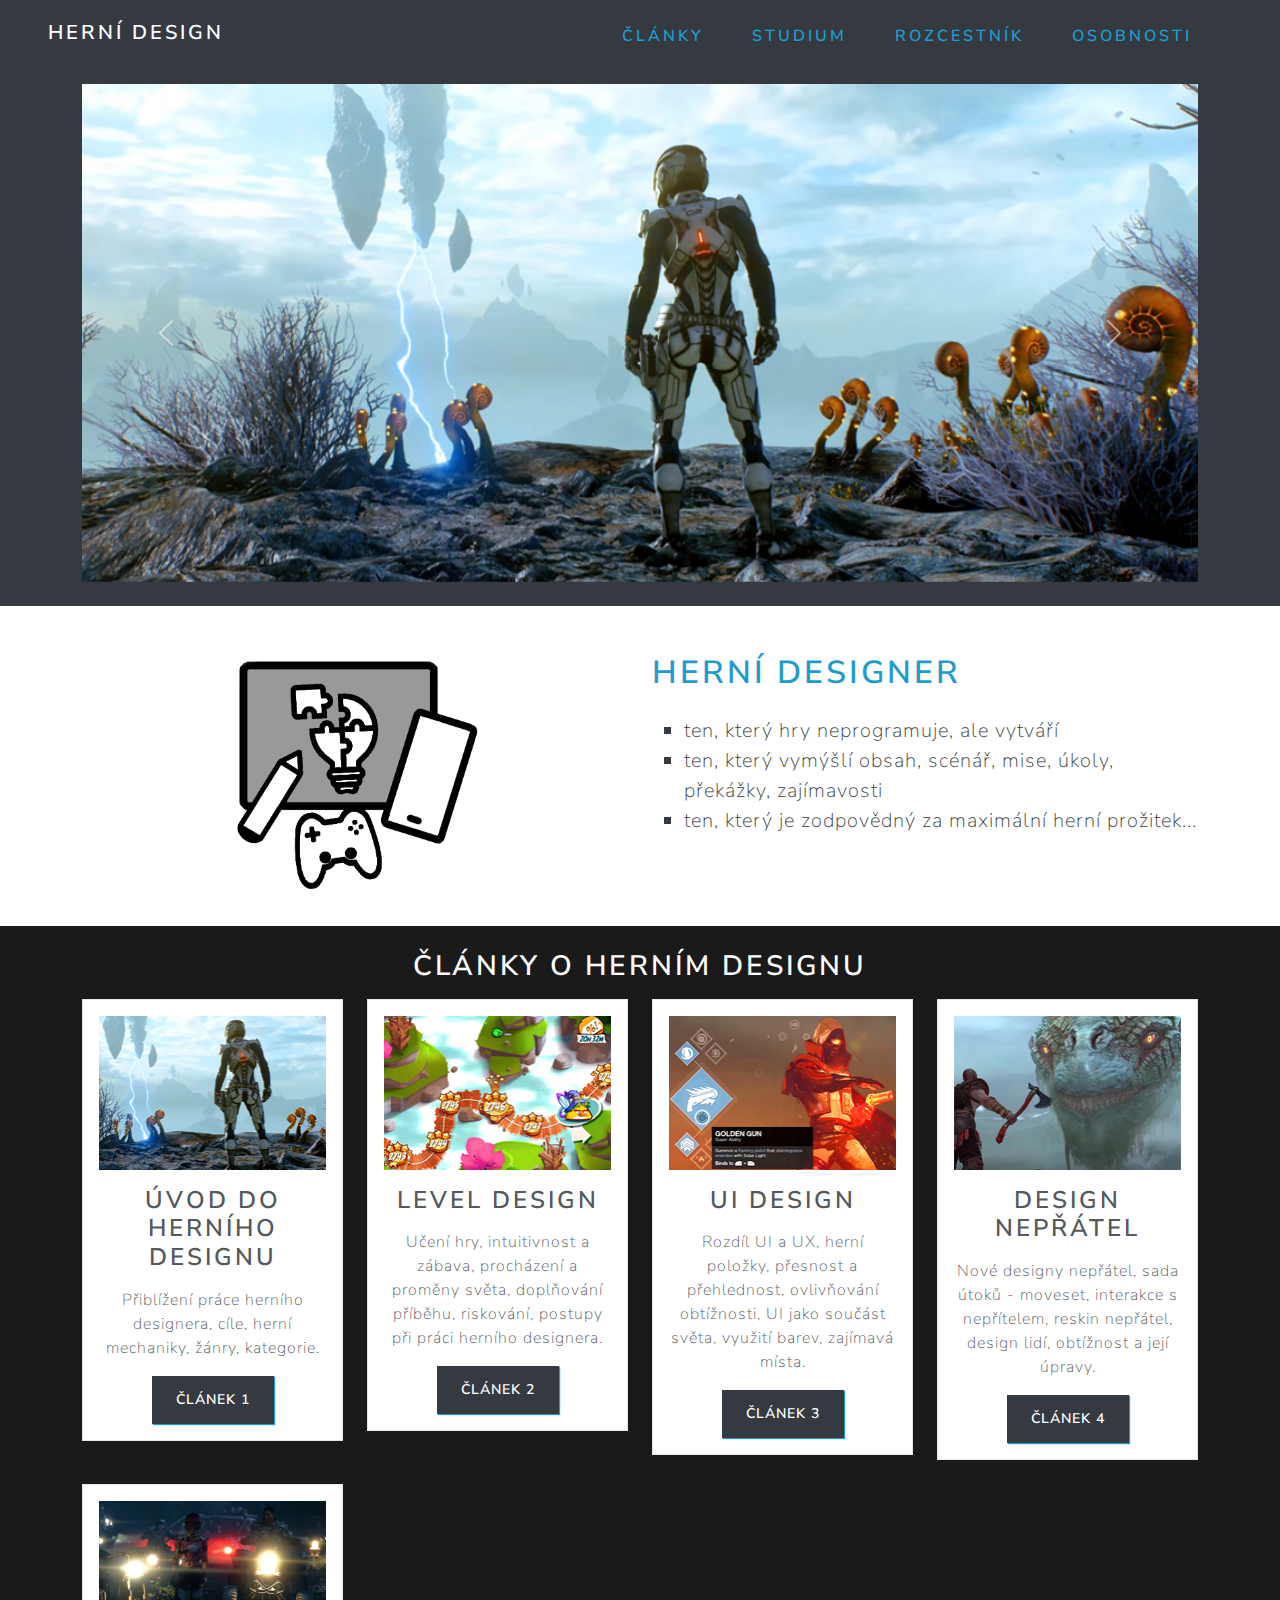
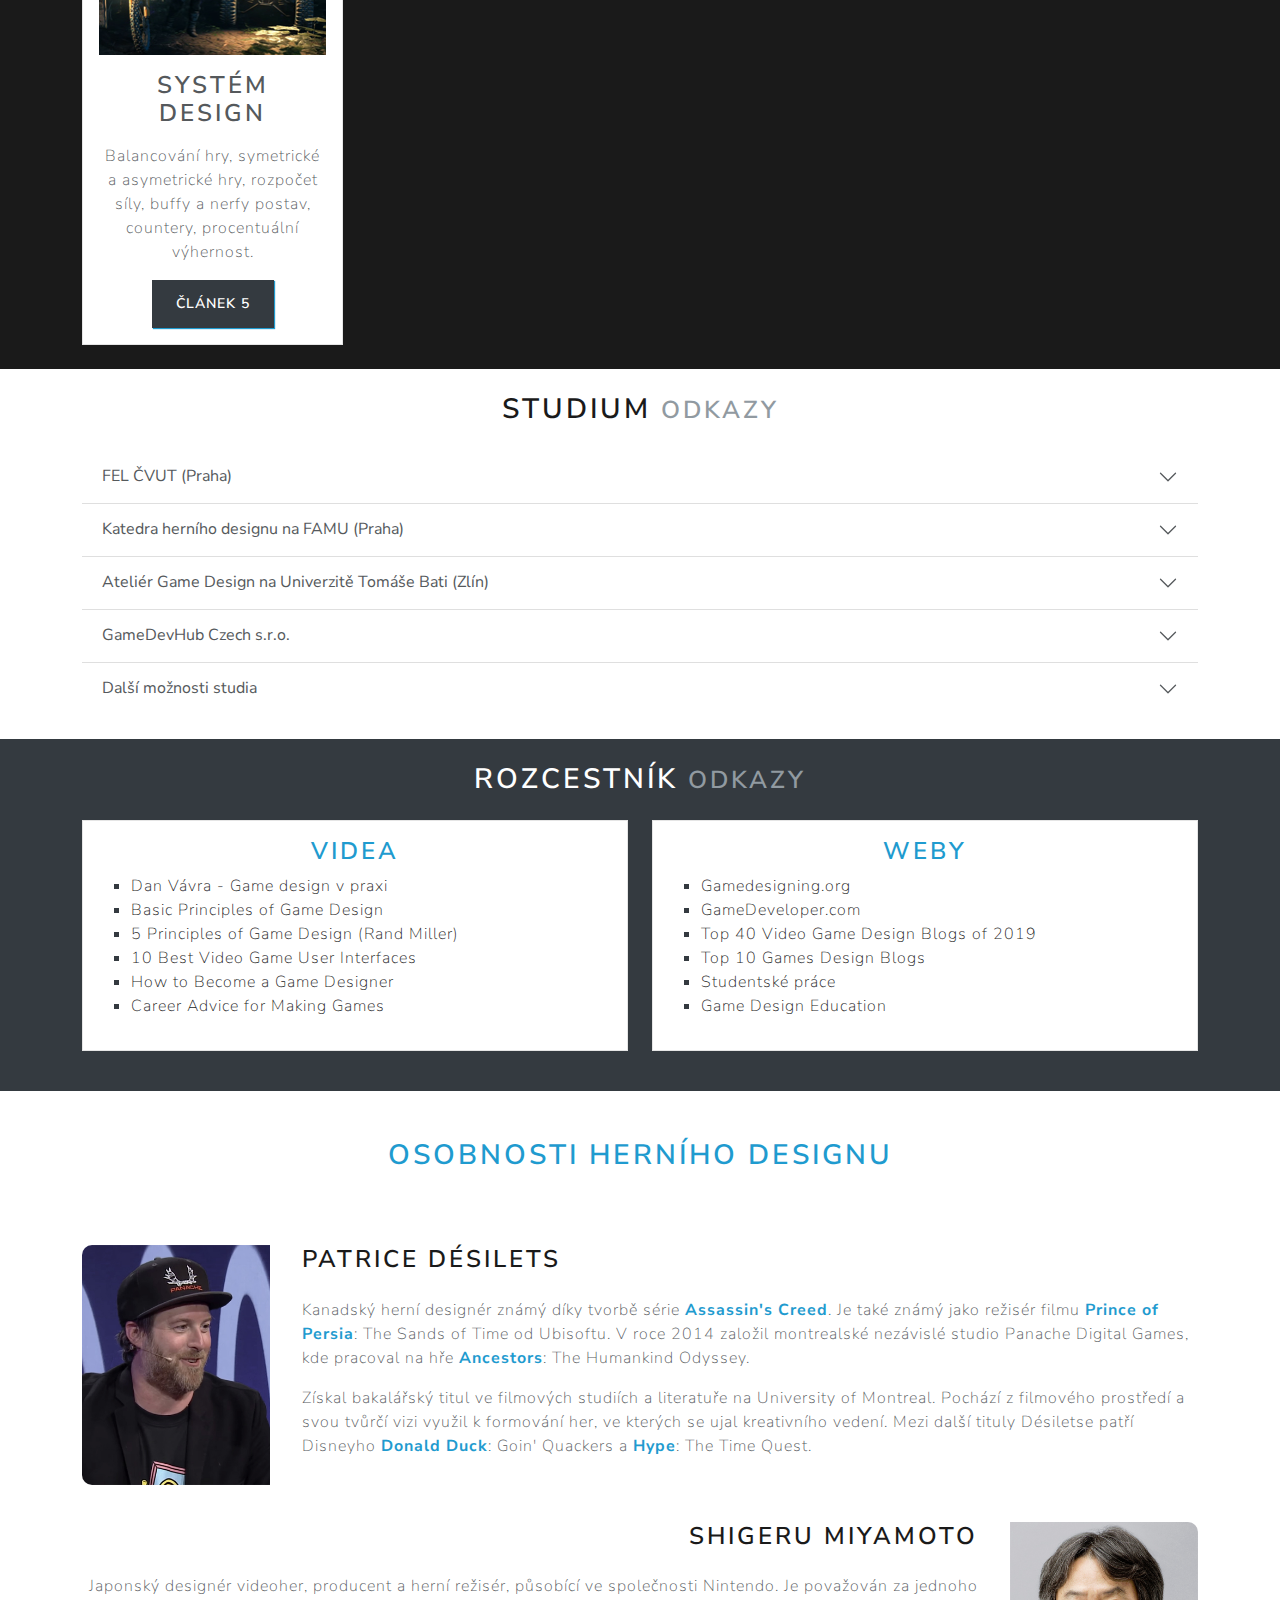
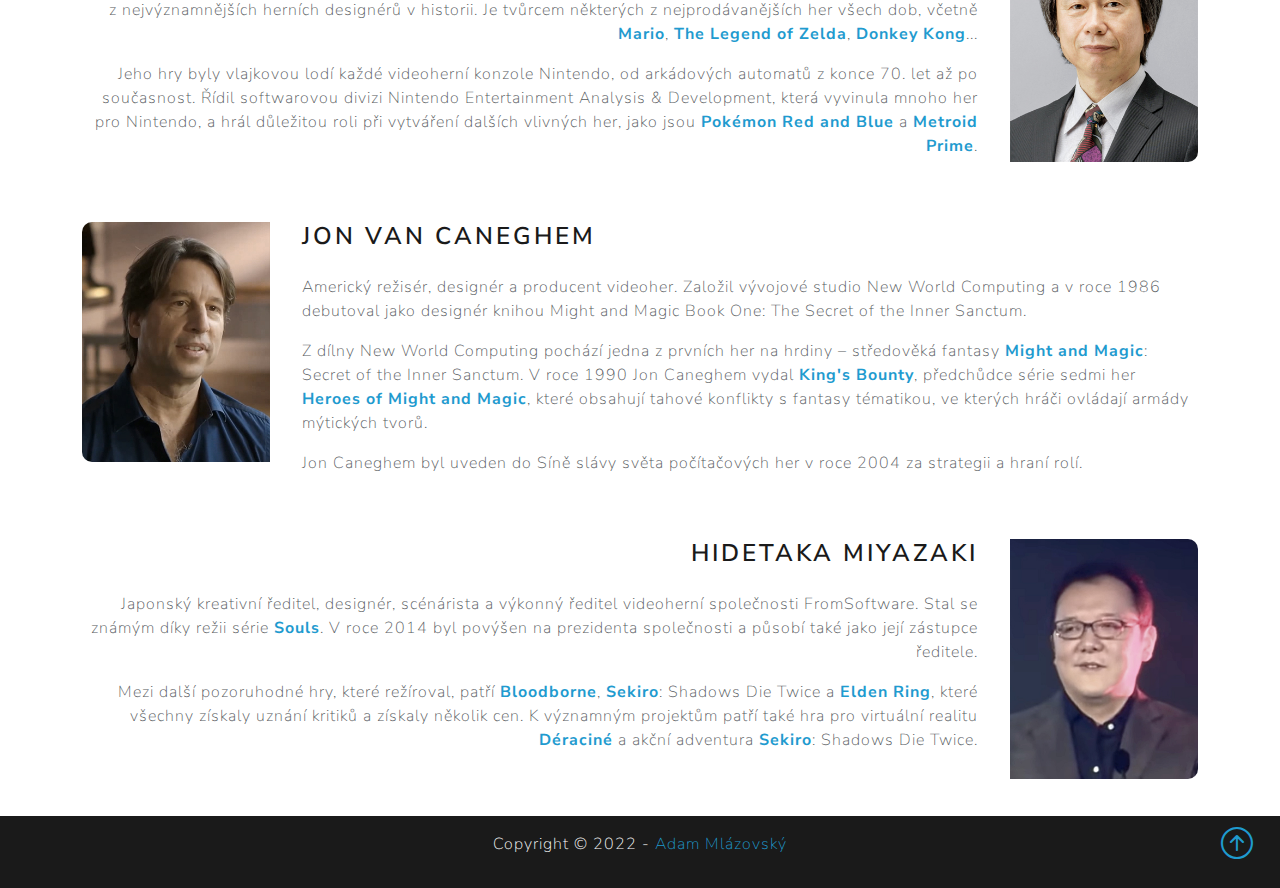
<file: index.html>
<!DOCTYPE html>
<html lang="cs-cz">

<head>
  <meta charset="UTF-8" />
  <meta http-equiv="X-UA-Compatible" content="IE=edge" />
  <meta name="viewport" content="width=device-width, initial-scale=1.0" />
  <meta name="description" content="Hobby web pro herní design: rozcestník, články, informace" />
  <meta name="author" content="Adam Mlázovský" />
  <link href="https://cdn.jsdelivr.net/npm/bootstrap@5.2.0-beta1/dist/css/bootstrap.min.css" rel="stylesheet"
    integrity="sha384-0evHe/X+R7YkIZDRvuzKMRqM+OrBnVFBL6DOitfPri4tjfHxaWutUpFmBp4vmVor" crossorigin="anonymous" />
  <link rel="stylesheet" href="https://cdn.jsdelivr.net/npm/bootstrap-icons@1.3.0/font/bootstrap-icons.css">
  <link rel="stylesheet" href="css/bootstrap.min.css" />
  <link rel="stylesheet" href="css/style.css" />
  <link rel="shortcut icon" href="img/favicon.ico" type="image/x-icon" />
  <title>Herní design</title>
</head>

<body>
  <!-- Navigace -->

  <nav class="navbar navbar-expand-lg bg-dark navbar-dark px-5 pt-3 pb-1 fixed-top">
    <a href="index.html" class="navbar-brand h4">Herní design</a>

    <button class="navbar-toggler" type="button" data-bs-toggle="collapse" data-bs-target="#navmenu">
      <span class="navbar-toggler-icon"></span>
    </button>

    <div class="collapse navbar-collapse" id="navmenu">
      <ul class="navbar-nav ms-auto h5">
        <li class="nav-item">
          <a href="#clanky" class="nav-link text-info">Články</a>
        </li>
        <li class="nav-item">
          <a href="#studium" class="nav-link text-info">Studium</a>
        </li>
        <li class="nav-item">
          <a href="#rozcestnik" class="nav-link text-info">Rozcestník</a>
        </li>
        <li class="nav-item">
          <a href="#osobnosti" class="nav-link text-info">Osobnosti</a>
        </li>
      </ul>
    </div>
  </nav>


  <!--Carousel-->
  <section class="p-4 bg-dark">
    <div class="container">
      <div id="carouselExampleControls" class="carousel slide" data-bs-ride="carousel">
        <div class="carousel-inner">
          <div class="carousel-item active">
            <img src="img/1.jpg" class="d-block w-100" alt="Mass Effect" />
          </div>
          <div class="carousel-item">
            <img src="img/2.jpg" class="d-block w-100" alt="Angry Birds" />
          </div>
          <div class="carousel-item">
            <img src="img/3.jpg" class="d-block w-100" alt="Destiny" />
          </div>
          <div class="carousel-item">
            <img src="img/4.jpg" class="d-block w-100" alt="God Of War" />
          </div>
          <div class="carousel-item">
            <img src="img/5.jpg" class="d-block w-100" alt="Far Cry" />
          </div>
        </div>
        <button class="carousel-control-prev" type="button" data-bs-target="#carouselExampleControls"
          data-bs-slide="prev">
          <span class="carousel-control-prev-icon" aria-hidden="true"></span>
          <span class="visually-hidden">Previous</span>
        </button>
        <button class="carousel-control-next" type="button" data-bs-target="#carouselExampleControls"
          data-bs-slide="next">
          <span class="carousel-control-next-icon" aria-hidden="true"></span>
          <span class="visually-hidden">Next</span>
        </button>
      </div>
    </div>
  </section>

  <!-- Showcase -->
  <section class="bg-secondary text-dark p-4 p-lg-0 pt-lg-5">
    <div class="container">
      <div class="row">
        <div class="col-md-6 text-center">
          <img id="ico_game" src="img/icona.gif" alt="ikona game design" />
        </div>
        <div class="col-md-6 fs-4">
          <h1>
            <span class="text-info"> HERNÍ DESIGNER </span>
          </h1>
          <p class="lead my-4">
          <ul style="list-style-type:square;">
            <li>ten, který hry neprogramuje, ale vytváří</li>
            <li>ten, který vymýšlí
              obsah, scénář, mise, úkoly, překážky, zajímavosti</li>
            <li>ten, který je zodpovědný za maximální herní prožitek...</li>
          </ul>
          </p>
        </div>
      </div>
    </div>
  </section>

  <!--Články-->
  <section id="clanky" class="p-4 bg-primary">
    <div class="container">
      <h2 class="text-center text-white mb-3">Články o herním designu</h2>
      <div class="row g-4">
        <div class="col-md-6 col-lg-4 col-xl-3">
          <div class="card bg-light">
            <div class="card-body text-center">
              <img src="img/clanky1.jpg" class="mb-3 img-fluid" alt="Mass Effect" />
              <h3 class="card-title mb-3">Úvod do herního designu</h3>
              <p class="card-text">
                Přiblížení práce herního designera, cíle, herní mechaniky, žánry,
                kategorie.
              </p>
              <a href="uvod_1.html" class="btn btn-dark mojebtn">článek 1</a>
            </div>
          </div>
        </div>

        <div class="col-md-6 col-lg-4 col-xl-3">
          <div class="card bg-light">
            <div class="card-body text-center">
              <img src="img/clanky2.jpg" class="mb-3 img-fluid" alt="Angry Birds" />
              <h3 class="card-title mb-3">Level design</h3>
              <p class="card-text">
                Učení hry, intuitivnost a zábava, procházení a proměny světa,
                doplňování příběhu, riskování, postupy při práci herního designera.
              </p>
              <a href="level_design_2.html" class="btn btn-dark mojebtn">článek 2</a>
            </div>
          </div>
        </div>

        <div class="col-md-6 col-lg-4 col-xl-3">
          <div class="card bg-light">
            <div class="card-body text-center">
              <img src="img/clanky3.jpg" class="mb-3 img-fluid" alt="Destiny" />
              <h3 class="card-title mb-3">UI design</h3>
              <p class="card-text">
                Rozdíl UI a UX, herní položky, přesnost a přehlednost, ovlivňování obtížnosti,
                UI jako součást světa, využití barev, zajímavá místa.
              </p>
              <a href="UI_design_3.html" class="btn btn-dark mojebtn">článek 3</a>
            </div>
          </div>
        </div>

        <div class="col-md-6 col-lg-4 col-xl-3">
          <div class="card bg-light">
            <div class="card-body text-center">
              <img src="img/clanky4.jpg" class="mb-3 img-fluid" alt="God Of War" />
              <h3 class="card-title mb-3">Design nepřátel</h3>
              <p class="card-text">
                Nové designy nepřátel, sada útoků - moveset, interakce s nepřítelem, reskin nepřátel,
                design lidí, obtížnost a její úpravy.
              </p>
              <a href="Design_nepratel_4.html" class="btn btn-dark mojebtn">článek 4</a>
            </div>
          </div>
        </div>

        <div class="col-md-6 col-lg-4 col-xl-3">
          <div class="card bg-light">
            <div class="card-body text-center">
              <img src="img/clanky5.jpg" class="mb-3 img-fluid" alt="Far Cry" />
              <h3 class="card-title mb-3">Systém design</h3>
              <p class="card-text">
                Balancování hry, symetrické a asymetrické hry, rozpočet síly, buffy a nerfy postav,
                countery, procentuální výhernost.
              </p>
              <a href="System_design_5.html" class="btn btn-dark mojebtn">článek 5</a>
            </div>
          </div>
        </div>
      </div>
    </div>
  </section>

  <!-- Studium -->
  <section id="studium" class="p-4">
    <div class="container">
      <h2 class="text-center mb-4">Studium <small class="text-muted"> odkazy</small></h2>
      <div class="accordion accordion-flush" id="vzdelani">
        <!-- Item 1 -->
        <div class="accordion-item">
          <h2 class="accordion-header">
            <button class="accordion-button collapsed" type="button" data-bs-toggle="collapse" data-bs-target="#skoly2">
              FEL ČVUT (Praha)
            </button>
          </h2>
          <div id="skoly2" class="accordion-collapse collapse" data-bs-parent="#vzdelani">
            <div class="accordion-body">
              <h3>
                <a href="https://fel.cvut.cz/cz/education/bk/pruchody/pr956142326605" target="_blank"
                  class="text-info">Počítačové hry a grafika</a>
              </h3>
              <p>
                Prezenční studium bakalářské (3 roky) a navazující magisterské (2 roky). Důraz
                je kladen na produkci 2D a 3D grafického obsahu. Absolventi
                budou připraveni pro práci v designerském studiu.
              </p>
            </div>
          </div>
        </div>

        <!-- Item 2 -->
        <div class="accordion-item">
          <h2 class="accordion-header">
            <button class="accordion-button collapsed" type="button" data-bs-toggle="collapse" data-bs-target="#skoly1">
              Katedra herního designu na FAMU (Praha)
            </button>
          </h2>
          <div id="skoly1" class="accordion-collapse collapse" data-bs-parent="#vzdelani">
            <div class="accordion-body">
              <h3><a href="https://hernidesign.famu.cz/" target="_blank" class="text-info">Herní design</a></h3>
              <p>
                Magisterský studijní program (2 roky) je určený pro absolventy
                bakalářského a magisterského vysokoškolského studia. Program
                je prezenční, dvouletý. Absolvent je připravený pracovat na
                pozici: herní designér, level designér, herní scénárista,
                kreativní manažer v herním studiu.
              </p>
            </div>
          </div>
        </div>

        <!-- Item 3 -->
        <div class="accordion-item">
          <h2 class="accordion-header">
            <button class="accordion-button collapsed" type="button" data-bs-toggle="collapse" data-bs-target="#skoly3">
              Ateliér Game Design na Univerzitě Tomáše Bati (Zlín)
            </button>
          </h2>
          <div id="skoly3" class="accordion-collapse collapse" data-bs-parent="#vzdelani">
            <div class="accordion-body">
              <h3>
                <a href="https://fmk.utb.cz/o-fakulte/zakladni-informace/ateliery-ustavy-a-kabinety/atelier-game-design/chci-studovat-game-design/"
                  target="_blank" class="text-info">Game
                  Design</a>
              </h3>
              <p>
                Studijní program je určený pro absolventy bakalářského a
                magisterského vysokoškolského studia. Přijímací řízení se
                skládá z talentové a ústní zkoušky. Výuka je prezenční.
                Studenti si vyzkouší celý proces tvorby hry a jednotlivé herní
                profese.
              </p>
            </div>
          </div>
        </div>

        <!-- Item 4 -->
        <div class="accordion-item">
          <h2 class="accordion-header">
            <button class="accordion-button collapsed" type="button" data-bs-toggle="collapse"
              data-bs-target="#question-four">
              GameDevHub Czech s.r.o.
            </button>
          </h2>
          <div id="question-four" class="accordion-collapse collapse" data-bs-parent="#vzdelani">
            <div class="accordion-body">
              <h3>
                <a href="https://www.gamedevhub.cz/course/hern-design-102" target="_blank" class="text-info">12 týdenní
                  kurz</a>
              </h3>
              <p>
                Distanční kurz herního designu ve formě večerní online výuky za 14.700,- Kč. Lze absolvovat při
                zaměstnání
                či studiu. Absolvent získá potřebné znalosti pro nástup na juniorskou pozici do herního studia i
                kontakty na lidi z oboru.
              </p>
            </div>
          </div>
        </div>

        <!-- Item 5 -->
        <div class="accordion-item">
          <h2 class="accordion-header">
            <button class="accordion-button collapsed" type="button" data-bs-toggle="collapse"
              data-bs-target="#question-five">
              Další možnosti studia
            </button>
          </h2>
          <div id="question-five" class="accordion-collapse collapse" data-bs-parent="#vzdelani">
            <div class="accordion-body">
              <a href="https://gamedev.cuni.cz/studium/herni-obory/game-design-na-ff-uk/" target="_blank"
                class="text-info padding-left-0">Kurzy
                při FF UK</a><br>
              <a href="https://www.bachelorstudies.cz/Hern%C3%AD-design/" target="_blank"
                class="text-info pl-0">Zahraniční školy</a><br>
              <a href="https://visiongame.cz/kde-v-cesku-studovat-pocitacove-hry/" target="_blank"
                class="text-info pl-0">Další tipy na studium v ČR</a><br>
            </div>
          </div>
        </div>
      </div>
    </div>
  </section>

  <!-- Odkazy -->
  <section id="rozcestnik" class="p-4 bg-dark text-light">

    <div class="container">
      <h2 class="text-center text-white mb-4">Rozcestník <small class="text-muted"> odkazy</small></h2>
      <div class="row">

        <div class="col-md-6">
          <div class="card bg-light mb-3">
            <div class="card-body">
              <h3 class="card-title text-info text-center">Videa</h3>
              <ul style="list-style-type:square" class="text-dark">
                <li>
                  <a href="https://www.youtube.com/watch?v=JsE1UWWRiz8" target="_blank" class="text-decoration-none">Dan
                    Vávra - Game design v praxi</a><br>
                </li>
                <li>
                  <a href="https://www.youtube.com/watch?v=G8AT01tuyrk" target="_blank"
                    class="text-decoration-none">Basic Principles of Game Design</a>
                </li>
                <li>
                  <a href="https://www.youtube.com/watch?v=pF2LGYVRCwI" target="_blank" class="text-decoration-none">5
                    Principles of Game Design (Rand Miller)</a>
                </li>
                <li>
                  <a href="https://www.youtube.com/watch?v=IRryQa9nf2k" target="_blank" class="text-decoration-none">10
                    Best Video Game User Interfaces</a>
                </li>
                <li>
                  <a href="https://www.youtube.com/watch?v=PMXf0e8n2Oc" target="_blank" class="text-decoration-none">
                    How to Become a Game Designer</a>
                </li>
                <li>
                  <a href="https://www.youtube.com/watch?v=zQvWMdWhFCc" target="_blank" class="text-decoration-none">
                    Career Advice for Making Games</a>
                </li>
              </ul>
            </div>
          </div>
        </div>


        <div class="col-md-6">
          <div class="card bg-light mb-1">
            <div class="card-body">
              <h3 class="card-title text-info text-center">Weby</h3>
              <ul style="list-style-type:square" class="text-dark">
                <li>
                  <a href="https://www.gamedesigning.org/blogs/" target="_blank"
                    class="text-decoration-none">Gamedesigning.org</a><br>
                </li>
                <li>
                  <a href="https://www.gamedeveloper.com/" target="_blank"
                    class="text-decoration-none">GameDeveloper.com</a><br>
                </li>
                <li>
                  <a href="https://www.thebestcolleges.org/rankings/top-video-game-design-blogs/" target="_blank"
                    class="text-decoration-none">Top 40 Video Game Design Blogs of 2019</a><br>
                </li>
                <li>
                  <a href="https://www.pulsecollege.com/game-design-blogs/" target="_blank"
                    class="text-decoration-none">Top 10 Games Design Blogs</a><br>
                </li>
                <li>
                  <a href="https://is.muni.cz/thesis/prace_na_stejne_tema?ks=game%20design" target="_blank"
                    class="text-decoration-none">Studentské práce</a>
                </li>
                <li>
                  <a href=" https://www.gamedesigning.org/category/schools/" target="_blank"
                    class="text-decoration-none">Game Design Education</a><br>
                </li>
              </ul>
            </div>
          </div>
        </div>
      </div>
    </div>
  </section>

  <!--Osobnosti-->
  <section id="osobnosti" class="p-5">
    <div class="container">
      <h2 class="text-center text-info pb-5">OSOBNOSTI herního designu</h2>

      <div class="my-2">
        <img src="img/osobnost2.jpg" style="float:left; padding-right:2em;" class="portret" alt="Patrice Désilets" />
        <h3 class="my-4">Patrice&nbsp;Désilets</h3>
        <p>
          Kanadský herní designér známý díky tvorbě série <span class="text-info fw-bold">Assassin's Creed</span>. Je
          také známý jako režisér filmu <span class="text-info fw-bold">Prince of Persia</span>: The Sands of Time od
          Ubisoftu. V roce 2014 založil montrealské
          nezávislé studio Panache Digital
          Games, kde pracoval na hře <span class="text-info fw-bold">Ancestors</span>: The Humankind Odyssey.</p>
        <p>Získal bakalářský titul ve filmových studiích a literatuře na University of Montreal. Pochází z filmového
          prostředí a svou tvůrčí vizi využil k formování her, ve kterých se ujal kreativního vedení. Mezi další tituly
          Désiletse patří Disneyho <span class="text-info fw-bold">Donald Duck</span>: Goin' Quackers a <span
            class="text-info fw-bold">Hype</span>: The Time Quest.
        </p>
        <br>
      </div>

      <div class="my-2 text-end">
        <img src="img/osobnost1.jpg" style="float:right; padding-left:2em;" class="portret" alt="Shigeru Miyamoto" />
        <h3 class="my-4">Shigeru&nbsp;Miyamoto</h3>
        <p class="text-end">
          Japonský designér videoher, producent a herní režisér, působící ve společnosti Nintendo. Je považován za
          jednoho z nejvýznamnějších herních designérů v historii. Je tvůrcem některých z nejprodávanějších her všech
          dob, včetně <span class="text-info fw-bold">Mario</span>, <span class="text-info fw-bold">The Legend of
            Zelda</span>, <span class="text-info fw-bold">Donkey Kong</span>...
        </p>
        <p>
          Jeho hry byly vlajkovou lodí každé videoherní konzole Nintendo, od arkádových automatů z konce 70. let až
          po současnost. Řídil softwarovou divizi Nintendo Entertainment Analysis & Development, která vyvinula mnoho
          her pro Nintendo, a hrál důležitou roli při vytváření dalších vlivných her, jako jsou <span
            class="text-info fw-bold">Pokémon Red and Blue</span> a
          <span class="text-info fw-bold">Metroid Prime</span>.
        </p>
        <br>
      </div>



      <div class="mb-2 mt-4">
        <img src="img/osobnost3.jpg" style="float:left; padding-right:2em;" class="portret" alt="Jon Van Caneghem" />
        <h3 class="my-4">Jon&nbsp;Van&nbsp;Caneghem</h3>
        <p>
          Americký režisér, designér a producent videoher. Založil vývojové studio New World Computing a v roce 1986
          debutoval jako designér knihou Might and Magic Book One: The Secret of the Inner Sanctum.
        </p>
        <p>
          Z dílny New World Computing pochází jedna z prvních her na hrdiny – středověká fantasy <span
            class="text-info fw-bold">Might and Magic</span>:
          Secret of the Inner Sanctum. V roce 1990 Jon Caneghem vydal <span class="text-info fw-bold">King's
            Bounty</span>, předchůdce série sedmi her <span class="text-info fw-bold">Heroes
            of Might and Magic</span>, které obsahují tahové konflikty s fantasy tématikou, ve kterých hráči ovládají
          armády
          mýtických tvorů.
        </p>
        <p>
          Jon Caneghem byl uveden do Síně slávy světa počítačových her v roce 2004 za strategii a hraní rolí.
        </p>
        <br>
      </div>


      <div class="my-2 text-end">
        <img src="img/osobnost4.jpg" style="float:right; padding-left:2em;" class="portret" alt="Hidetaka Miyazaki" />
        <h3 class="my-4">Hidetaka&nbsp;Miyazaki</h3>
        <p class="text-end">
          Japonský kreativní ředitel, designér, scénárista a výkonný ředitel videoherní společnosti FromSoftware. Stal
          se známým díky režii série <span class="text-info fw-bold">Souls</span>. V roce 2014 byl povýšen na prezidenta
          společnosti a působí také jako její
          zástupce ředitele.
        </p>
        <p>
          Mezi další pozoruhodné hry, které režíroval, patří <span class="text-info fw-bold">Bloodborne</span>, <span
            class="text-info fw-bold">Sekiro</span>: Shadows Die Twice a <span class="text-info fw-bold">Elden
            Ring</span>, které všechny získaly uznání kritiků a získaly několik cen. K významným projektům patří také
          hra pro virtuální
          realitu <span class="text-info fw-bold">Déraciné</span> a akční adventura <span
            class="text-info fw-bold">Sekiro</span>: Shadows Die Twice.
        </p>
      </div>
    </div>
  </section>

  <!-- Footer -->
  <footer class="p-3 bg-primary text-white text-center position-relative vertical-alignment-center">
    <div class="container pb-0">
      <p>Copyright &copy; 2022 - <a href="O_mne.html" class="text-info text-decoration-none">Adam
        Mlázovský</a></p>
    </div>
    <a href="#" class="position-absolute bottom-0 end-0 p-4">
      <i class="bi bi-arrow-up-circle h1 text-info"></i>
    </a>
  </footer>

  <script src="https://cdn.jsdelivr.net/npm/bootstrap@5.0.1/dist/js/bootstrap.bundle.min.js"
    integrity="sha384-gtEjrD/SeCtmISkJkNUaaKMoLD0//ElJ19smozuHV6z3Iehds+3Ulb9Bn9Plx0x4"
    crossorigin="anonymous"></script>

</body>

</html>
</file>
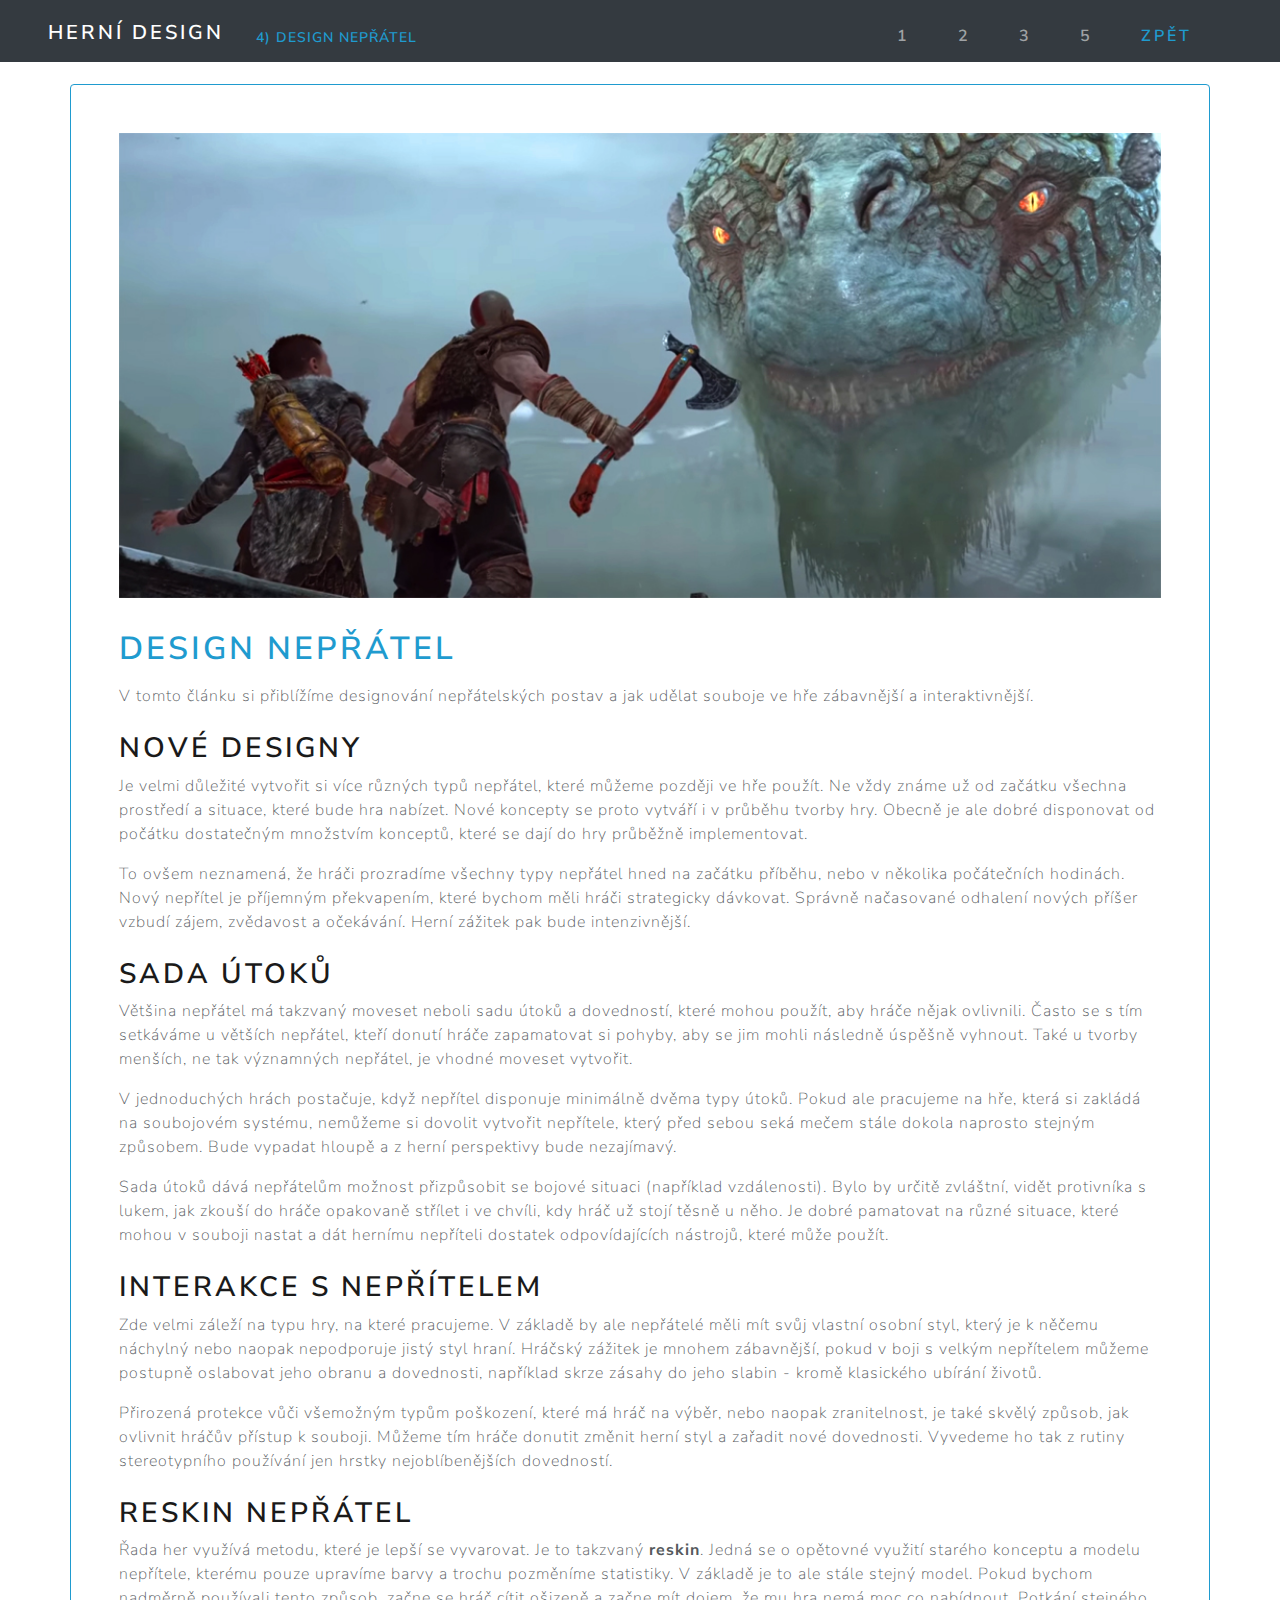
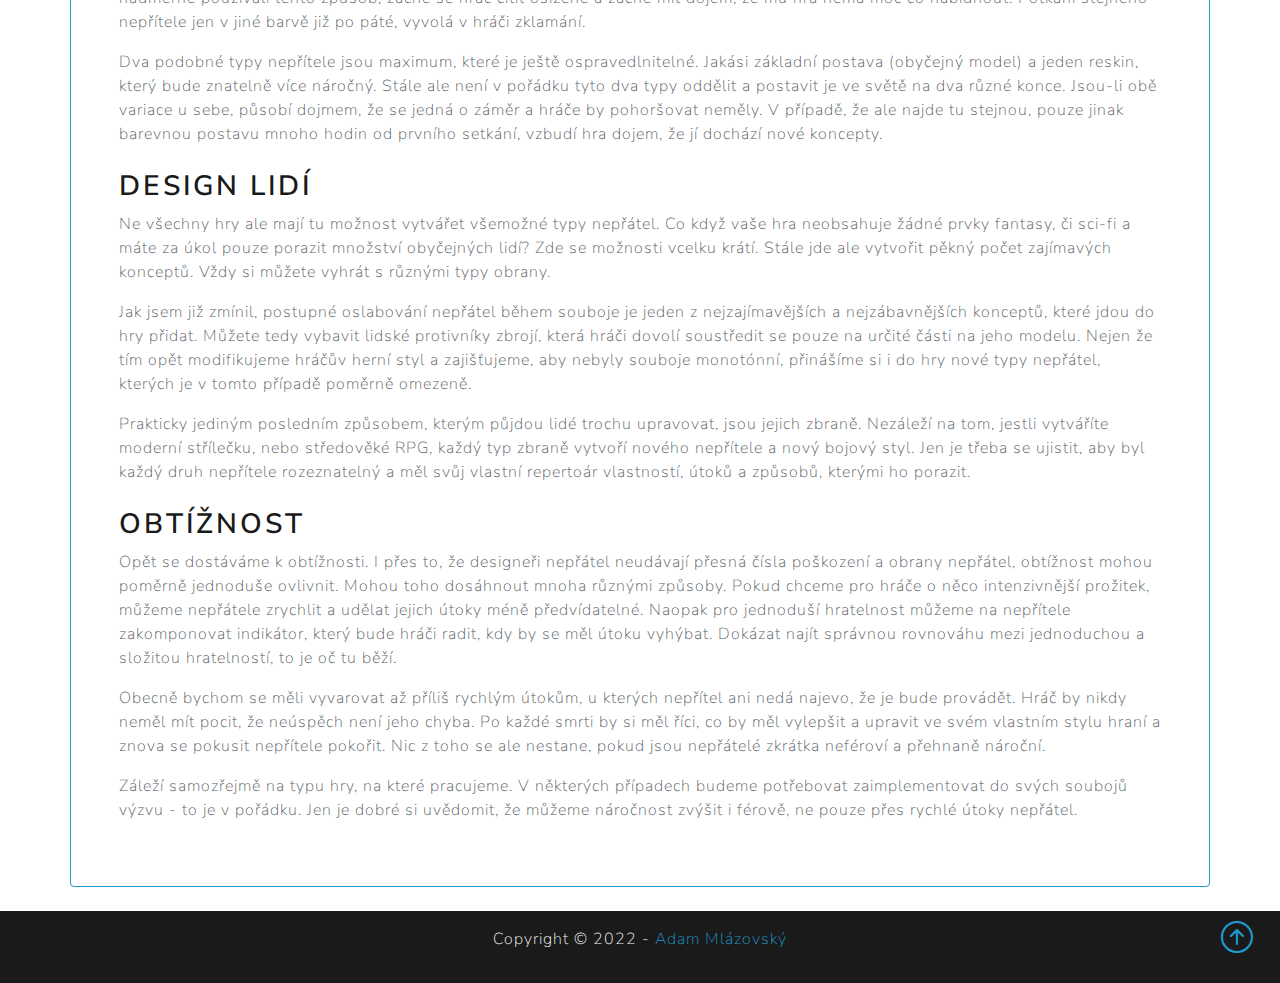
<file: Design_nepratel_4.html>
<!DOCTYPE html>
<html lang="cs-cz">

<head>
  <meta charset="UTF-8" />
  <meta http-equiv="X-UA-Compatible" content="IE=edge" />
  <meta name="viewport" content="width=device-width, initial-scale=1.0" />
  <meta name="description" content="Hobby web pro herní design: článek 1 - Game Design úvod" />
  <meta name="author" content="Adam Mlázovský" />
  <link href="https://cdn.jsdelivr.net/npm/bootstrap@5.2.0-beta1/dist/css/bootstrap.min.css" rel="stylesheet"
    integrity="sha384-0evHe/X+R7YkIZDRvuzKMRqM+OrBnVFBL6DOitfPri4tjfHxaWutUpFmBp4vmVor" crossorigin="anonymous" />
  <link rel="stylesheet" href="https://cdn.jsdelivr.net/npm/bootstrap-icons@1.3.0/font/bootstrap-icons.css">
  <link rel="stylesheet" href="css/bootstrap.min.css" />
  <link rel="stylesheet" href="css/style.css" />
  <link rel="shortcut icon" href="img/favicon.ico" type="image/x-icon" />

  <title>Design nepřátel</title>
</head>

<body>
  <!-- Navigace -->

  <nav class="navbar navbar-expand-lg bg-dark navbar-dark px-5 pt-3 pb-1 fixed-top">
    <a href="index.html" class="navbar-brand h4">Herní design </a><span class="text-info">4) Design nepřátel</span>

    <button class="navbar-toggler" type="button" data-bs-toggle="collapse" data-bs-target="#navmenu">
      <span class="navbar-toggler-icon"></span>
    </button>

    <div class="collapse navbar-collapse" id="navmenu">
      <ul class="navbar-nav ms-auto h5">
        <li class="nav-item">
          <a href="uvod_1.html" class="nav-link">1</a>
        </li>
        <li class="nav-item">
          <a href="level_design_2.html" class="nav-link">2</a>
        </li>
        <li class="nav-item">
          <a href="UI_design_3.html" class="nav-link">3</a>
        </li>
        <li class="nav-item">
          <a href="System_design_5.html" class="nav-link">5</a>
        </li>
        <li class="nav-item">
          <a href="index.html" class="nav-link text-info">ZPĚT</a>
        </li>
      </ul>
    </div>
  </nav>


  <!--Článek-->
  <section class="p-4">

    <div class="container border border-info p-5 rounded">

      <img src="img/4.jpg" class="img_clanky">
      <h1 class="text-info mb-3">Design nepřátel</h1>
      <p>
        V tomto článku si přiblížíme designování nepřátelských postav a jak udělat souboje ve hře zábavnější a
        interaktivnější.
      </p>
      <h2 class="mt-4 mb-2">Nové designy</h2>
      <p>
        Je velmi důležité vytvořit si více různých typů nepřátel, které můžeme později ve hře použít.
        Ne vždy známe už od začátku všechna prostředí a situace, které bude hra nabízet. Nové koncepty se proto
        vytváří i v průběhu tvorby hry. Obecně je ale dobré disponovat od počátku dostatečným množstvím konceptů,
        které se dají do hry průběžně implementovat. </p>
      <p>
        To ovšem neznamená, že hráči prozradíme všechny typy nepřátel hned na začátku příběhu, nebo v několika
        počátečních hodinách. Nový nepřítel je příjemným překvapením, které bychom měli hráči strategicky dávkovat.
        Správně načasované odhalení nových příšer vzbudí zájem, zvědavost a očekávání. Herní zážitek pak bude
        intenzivnější.
      </p>
      <h2 class="mt-4 mb-2">Sada útoků</h2>
      <p>
        Většina nepřátel má takzvaný moveset neboli sadu útoků a dovedností, které mohou použít, aby hráče nějak
        ovlivnili. Často se s tím setkáváme u větších nepřátel, kteří donutí hráče zapamatovat si pohyby,
        aby se jim mohli následně úspěšně vyhnout. Také u tvorby menších, ne tak významných nepřátel, je vhodné moveset
        vytvořit.
      </p>
      <p>
        V jednoduchých hrách postačuje, když nepřítel disponuje minimálně dvěma typy útoků.
        Pokud ale pracujeme na hře, která si zakládá na soubojovém systému, nemůžeme si dovolit vytvořit nepřítele,
        který před sebou seká mečem stále dokola naprosto stejným způsobem. Bude vypadat hloupě a z herní perspektivy
        bude nezajímavý.
      </p>
      <p>
        Sada útoků dává nepřátelům možnost přizpůsobit se bojové situaci (například vzdálenosti). Bylo by určitě
        zvláštní, vidět protivníka s lukem, jak zkouší do hráče opakovaně střílet i ve chvíli, kdy hráč už stojí těsně
        u něho. Je dobré pamatovat na různé situace, které mohou v souboji nastat a dát hernímu nepříteli
        dostatek odpovídajících nástrojů, které může použít.
      </p>
      <h2 class="mt-4 mb-2">Interakce s nepřítelem</h2>
      <p>
        Zde velmi záleží na typu hry, na které pracujeme. V základě by ale nepřátelé měli mít svůj vlastní osobní styl,
        který je k něčemu náchylný nebo naopak nepodporuje jistý styl hraní. Hráčský zážitek je mnohem zábavnější,
        pokud v boji s velkým nepřítelem můžeme postupně oslabovat jeho obranu a dovednosti, například skrze zásahy do
        jeho slabin - kromě klasického ubírání životů.
      </p>
      <p>
        Přirozená protekce vůči všemožným typům poškození, které má hráč na výběr, nebo naopak zranitelnost, je také
        skvělý způsob, jak ovlivnit hráčův přístup k souboji. Můžeme tím hráče donutit změnit herní styl a zařadit nové
        dovednosti. Vyvedeme ho tak z rutiny stereotypního používání jen hrstky nejoblíbenějších dovedností.
      </p>
      <h2 class="mt-4 mb-2">Reskin nepřátel</h2>
      <p>
        Řada her využívá metodu, které je lepší se vyvarovat. Je to takzvaný <strong class="fw-bold">reskin</strong>.
        Jedná se o opětovné využití starého konceptu a modelu nepřítele, kterému pouze upravíme barvy a trochu
        pozměníme statistiky. V základě je to ale stále stejný model. Pokud bychom nadměrně používali tento způsob,
        začne se hráč cítit ošizeně a začne mít dojem, že mu hra nemá moc co nabídnout. Potkání stejného nepřítele
        jen v jiné barvě již po páté, vyvolá v hráči zklamání.
      </p>
      <p>
        Dva podobné typy nepřítele jsou maximum, které je ještě ospravedlnitelné. Jakási základní postava (obyčejný
        model) a jeden reskin, který bude znatelně více náročný. Stále ale není v pořádku tyto dva typy oddělit a
        postavit je ve světě na dva různé konce. Jsou-li obě variace u sebe, působí dojmem, že se jedná o záměr a hráče
        by pohoršovat neměly. V případě, že ale najde tu stejnou, pouze jinak barevnou postavu mnoho hodin od prvního
        setkání, vzbudí hra dojem, že jí dochází nové koncepty.
      </p>
      <h2 class="mt-4 mb-2">Design lidí</h2>
<p>
    Ne všechny hry ale mají tu možnost vytvářet všemožné typy nepřátel. Co když vaše hra neobsahuje
    žádné prvky fantasy, či sci-fi a máte za úkol pouze porazit množství obyčejných lidí? Zde se
    možnosti vcelku krátí. Stále jde ale vytvořit pěkný počet zajímavých konceptů. Vždy si můžete 
    vyhrát s různými typy obrany. 
  </p>
  <p>
    Jak jsem již zmínil, postupné oslabování nepřátel během souboje
     je jeden z nejzajímavějších a nejzábavnějších konceptů, které jdou do hry přidat. Můžete tedy
      vybavit lidské protivníky zbrojí, která hráči dovolí soustředit se pouze na určité části na
       jeho modelu. Nejen že tím opět modifikujeme hráčův herní styl a zajišťujeme, aby nebyly souboje
        monotónní, přinášíme si i do hry nové typy nepřátel, kterých je v tomto případě poměrně omezeně.
      </p>
      <p>  
        Prakticky jediným posledním způsobem, kterým půjdou lidé trochu upravovat, jsou jejich zbraně.
          Nezáleží na tom, jestli vytváříte moderní střílečku, nebo středověké RPG, každý typ zbraně
           vytvoří nového nepřítele a nový bojový styl. Jen je třeba se ujistit, aby byl každý druh
            nepřítele rozeznatelný a měl svůj vlastní repertoár vlastností, útoků a způsobů, kterými
             ho porazit.
</p>
      <h2 class="mt-4 mb-2">Obtížnost</h2>
        <p>
          Opět se dostáváme k obtížnosti. I přes to, že designeři nepřátel neudávají přesná čísla poškození a obrany
          nepřátel, obtížnost mohou poměrně jednoduše ovlivnit. Mohou toho dosáhnout mnoha různými způsoby. Pokud chceme
          pro hráče o něco intenzivnější prožitek, můžeme nepřátele zrychlit a udělat jejich útoky méně
          předvídatelné. Naopak pro jednoduší hratelnost můžeme na nepřítele zakomponovat indikátor, který bude hráči
          radit, kdy by se měl útoku vyhýbat. Dokázat najít správnou rovnováhu mezi jednoduchou a složitou
          hratelností, to je oč tu běží.
        </p>
        <p>
          Obecně bychom se měli vyvarovat až příliš rychlým útokům, u kterých nepřítel ani nedá najevo, že je bude
          provádět. Hráč by nikdy neměl mít pocit, že neúspěch není jeho chyba. Po každé smrti by si měl říci, co by měl
          vylepšit a upravit ve svém vlastním stylu hraní a znova se pokusit nepřítele pokořit. Nic z toho se ale nestane,
          pokud jsou nepřátelé zkrátka neféroví a přehnaně nároční.
        </p>
        <p>
          Záleží samozřejmě na typu hry, na které pracujeme. V některých případech budeme potřebovat zaimplementovat do
          svých soubojů výzvu - to je v pořádku. Jen je dobré si uvědomit, že můžeme náročnost zvýšit i férově, ne pouze
          přes rychlé útoky nepřátel.
        </p>
    </div>
  </section>

  <!-- Footer -->
  <footer class="p-3 bg-primary text-white text-center position-relative vertical-alignment-center">
    <div class="container pb-0">
      <p>Copyright &copy; 2022 - <a href="O_mne.html" class="text-info text-decoration-none">Adam
          Mlázovský</a></p>
    </div>
    <a href="#" class="position-absolute bottom-0 end-0 p-4">
      <i class="bi bi-arrow-up-circle h1 text-info"></i>
    </a>
  </footer>

  <script src="https://cdn.jsdelivr.net/npm/bootstrap@5.0.1/dist/js/bootstrap.bundle.min.js"
    integrity="sha384-gtEjrD/SeCtmISkJkNUaaKMoLD0//ElJ19smozuHV6z3Iehds+3Ulb9Bn9Plx0x4" crossorigin="anonymous">
    </script>

</body>

</html>
</file>
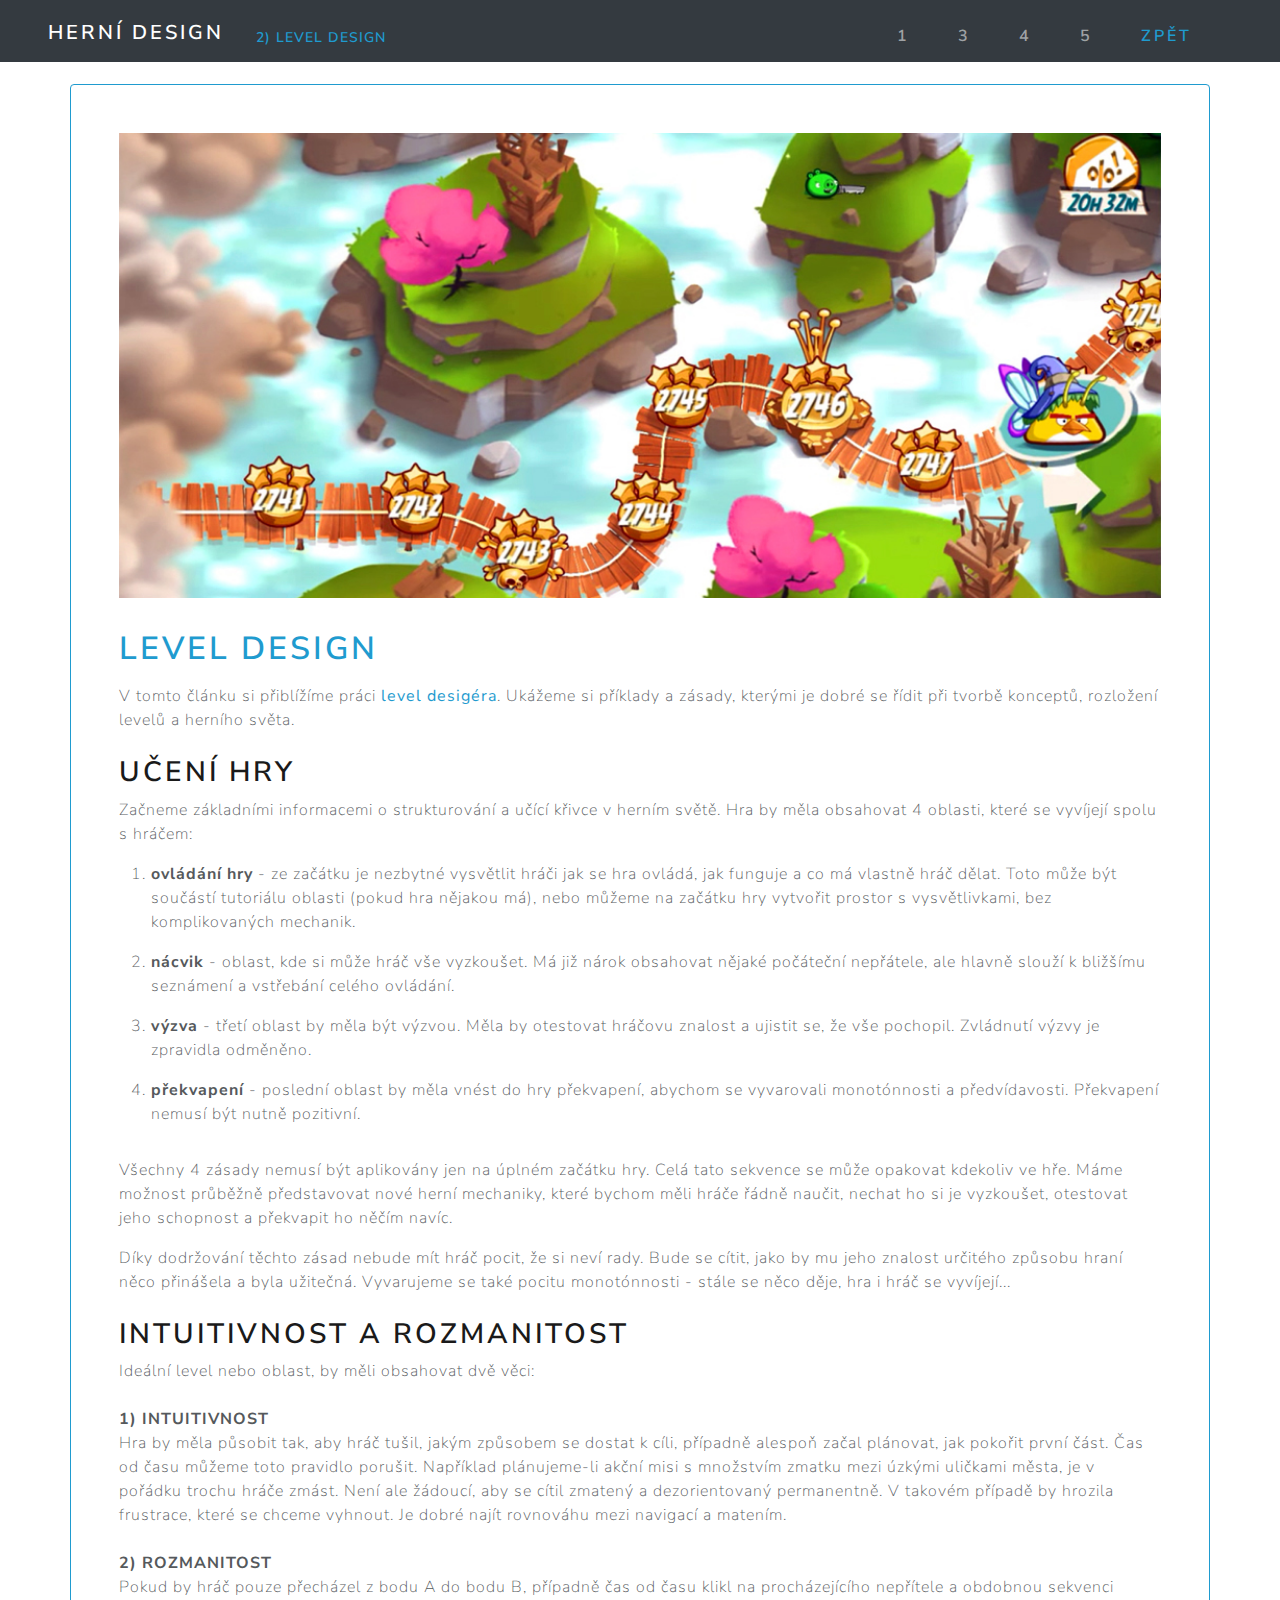
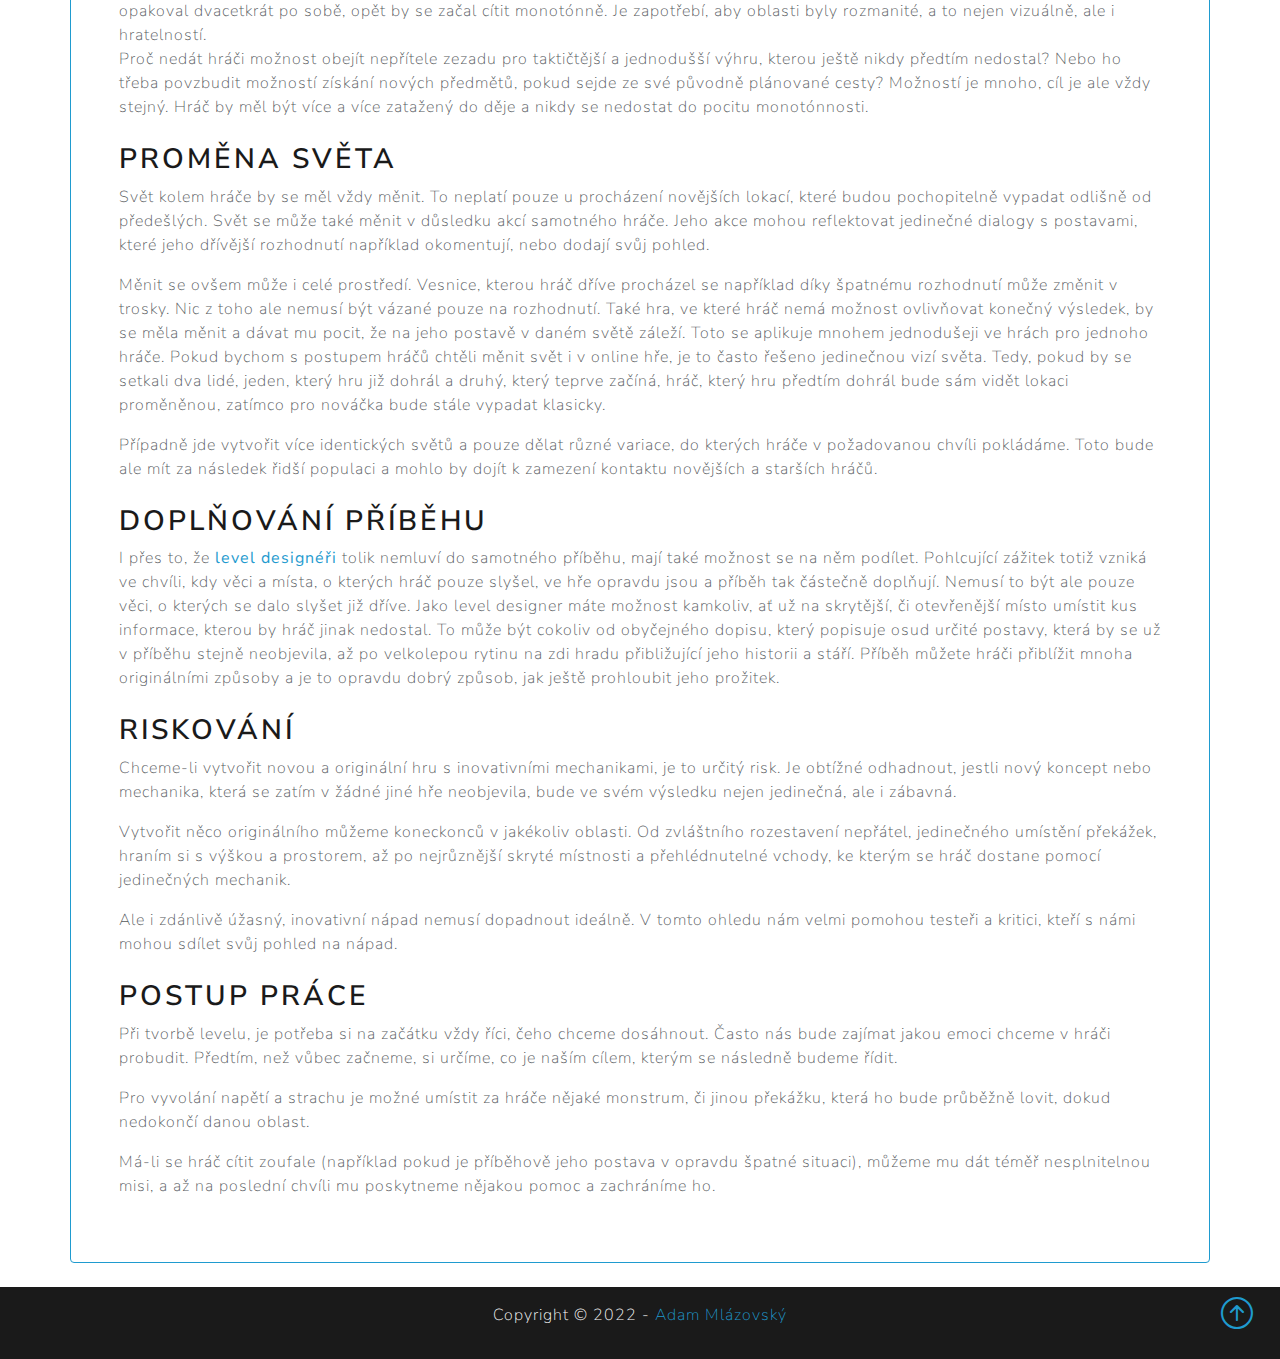
<file: level_design_2.html>
<!DOCTYPE html>
<html lang="cs-cz">

<head>
  <meta charset="UTF-8" />
  <meta http-equiv="X-UA-Compatible" content="IE=edge" />
  <meta name="viewport" content="width=device-width, initial-scale=1.0" />
  <meta name="description" content="Hobby web pro herní design: článek 1 - Game Design úvod" />
  <meta name="author" content="Adam Mlázovský" />
  <link href="https://cdn.jsdelivr.net/npm/bootstrap@5.2.0-beta1/dist/css/bootstrap.min.css" rel="stylesheet"
    integrity="sha384-0evHe/X+R7YkIZDRvuzKMRqM+OrBnVFBL6DOitfPri4tjfHxaWutUpFmBp4vmVor" crossorigin="anonymous" />
  <link rel="stylesheet" href="https://cdn.jsdelivr.net/npm/bootstrap-icons@1.3.0/font/bootstrap-icons.css">
  <link rel="stylesheet" href="css/bootstrap.min.css" />
  <link rel="stylesheet" href="css/style.css" />
  <link rel="shortcut icon" href="img/favicon.ico" type="image/x-icon" />

  <title>Level design</title>
</head>

<body>
  <!-- Navigace -->
  <nav class="navbar navbar-expand-lg bg-dark navbar-dark px-5 pt-3 pb-1 fixed-top">
    <a href="index.html" class="navbar-brand h4">Herní design </a><span class="text-info">2) Level design</span>

    <button class="navbar-toggler" type="button" data-bs-toggle="collapse" data-bs-target="#navmenu">
      <span class="navbar-toggler-icon"></span>
    </button>

    <div class="collapse navbar-collapse" id="navmenu">
      <ul class="navbar-nav ms-auto h5">
        <li class="nav-item">
          <a href="uvod_1.html" class="nav-link">1</a>
        </li>
        <li class="nav-item">
          <a href="UI_design_3.html" class="nav-link">3</a>
        </li>
        <li class="nav-item">
          <a href="Design_nepratel_4.html" class="nav-link">4</a>
        </li>
        <li class="nav-item">
          <a href="System_design_5.html" class="nav-link">5</a>
        </li>
        <li class="nav-item">
          <a href="index.html" class="nav-link text-info">ZPĚT</a>
        </li>
      </ul>
    </div>
  </nav>


  <!--Článek-->
  <section class="p-4">

    <div class="container border border-info p-5 rounded">

      <img src="img/2.jpg" class="img_clanky">
      <h1 class="text-info mb-3">Level design</h1>
      <p>
        V tomto článku si přiblížíme práci <strong class="text-info">level desigéra</strong>. Ukážeme si příklady a
        zásady, kterými je dobré se řídit při tvorbě konceptů, rozložení levelů a herního světa.
      </p>
      <h2 class="mt-4 mb-2">Učení hry</h2>
      <p>
        Začneme základními informacemi o strukturování a učící křivce v herním světě. Hra by měla obsahovat 4 oblasti,
        které se vyvíjejí spolu s hráčem:
      <ol>
        <li class="pb-3">
          <span class="fw-bold">ovládání hry</span> - ze začátku je nezbytné vysvětlit hráči jak se hra ovládá, jak
          funguje a co má vlastně hráč dělat. Toto může být součástí tutoriálu oblasti (pokud hra nějakou má), nebo
          můžeme na začátku hry vytvořit prostor s vysvětlivkami, bez komplikovaných mechanik.
        </li>
        <li class="pb-3">
          <span class="fw-bold">nácvik</span> - oblast, kde si může hráč vše vyzkoušet. Má již nárok obsahovat nějaké
          počáteční nepřátele, ale hlavně slouží k bližšímu seznámení a vstřebání celého ovládání.
        </li>
        <li class="pb-3">
          <span class="fw-bold">výzva</span> - třetí oblast by měla být výzvou. Měla by otestovat hráčovu znalost a
          ujistit se, že vše pochopil. Zvládnutí výzvy je zpravidla odměněno.
        </li>
        <li class="pb-3">
          <span class="fw-bold">překvapení</span> - poslední oblast by měla vnést do hry překvapení, abychom se
          vyvarovali monotónnosti a předvídavosti. Překvapení nemusí být nutně pozitivní.
        </li>
      </ol>
      </p>
      <p>
        Všechny 4 zásady nemusí být aplikovány jen na úplném začátku hry. Celá tato sekvence se může opakovat
        kdekoliv ve hře. Máme možnost průběžně představovat nové herní mechaniky, které bychom měli hráče řádně naučit,
        nechat ho si je vyzkoušet, otestovat jeho schopnost a překvapit ho něčím navíc.
      </p>
      <p>
        Díky dodržování těchto zásad nebude mít hráč pocit, že si neví rady. Bude se cítit, jako by mu jeho znalost
        určitého způsobu hraní něco přinášela a byla užitečná. Vyvarujeme se také pocitu monotónnosti - stále se něco
        děje, hra i hráč se vyvíjejí...
      </p>
      <h2 class="mt-4 mb-2">Intuitivnost a rozmanitost</h2>
      <p>
        Ideální level nebo oblast, by měli obsahovat dvě věci:<br>
        <br>
        <span class="fw-bold">1) INTUITIVNOST</span><br>
        Hra by měla působit tak, aby hráč tušil, jakým způsobem se dostat k cíli, případně alespoň začal plánovat, jak
        pokořit první část. Čas od času můžeme toto pravidlo porušit. Například plánujeme-li akční misi s množstvím
        zmatku mezi úzkými uličkami města, je v pořádku trochu hráče zmást. Není ale žádoucí, aby se cítil zmatený a
        dezorientovaný permanentně. V takovém případě by hrozila frustrace, které se chceme vyhnout. Je dobré najít
        rovnováhu mezi navigací a matením.<br>
        <br>
        <span class="fw-bold">2) ROZMANITOST</span><br>
        Pokud by hráč pouze přecházel z bodu A do bodu B, případně čas od času klikl na procházejícího nepřítele a
        obdobnou sekvenci opakoval dvacetkrát po sobě, opět by se začal cítit monotónně. Je zapotřebí, aby oblasti
        byly rozmanité, a to nejen vizuálně, ale i hratelností. <br>
        Proč nedát hráči možnost obejít nepřítele zezadu pro taktičtější a jednodušší
        výhru, kterou ještě nikdy předtím nedostal? Nebo ho třeba povzbudit možností získání nových předmětů, pokud
        sejde ze své původně plánované cesty? Možností je mnoho, cíl je ale vždy stejný. Hráč by měl být více a více
        zatažený do děje a nikdy se nedostat do pocitu monotónnosti.
      </p>
      <h2 class="mt-4 mb-2">Proměna světa</h2>
      <p>
        Svět kolem hráče by se měl vždy měnit. To neplatí pouze u procházení novějších lokací, které budou pochopitelně
        vypadat odlišně od předešlých. Svět se může také měnit v důsledku akcí samotného hráče. Jeho akce mohou
        reflektovat jedinečné dialogy s postavami, které jeho dřívější rozhodnutí například okomentují, nebo dodají svůj
        pohled.
      </p>
      <p>
        Měnit se ovšem může i celé prostředí. Vesnice, kterou hráč dříve procházel se například díky špatnému
        rozhodnutí může změnit v trosky. Nic z toho ale nemusí být vázané pouze na rozhodnutí. Také hra, ve které hráč
        nemá možnost ovlivňovat konečný výsledek, by se měla měnit a dávat mu pocit, že na jeho postavě v daném světě
        záleží. Toto se aplikuje mnohem jednodušeji ve hrách pro jednoho hráče. Pokud bychom s postupem hráčů chtěli
        měnit svět i v online hře, je to často řešeno jedinečnou vizí světa. Tedy, pokud by se setkali dva lidé, jeden,
        který hru již dohrál a druhý, který teprve začíná, hráč, který hru předtím dohrál bude sám vidět lokaci
        proměněnou, zatímco pro nováčka bude stále vypadat klasicky.
      </p>
      <p>
        Případně jde vytvořit více identických světů a pouze dělat různé variace, do kterých hráče v požadovanou chvíli
        pokládáme. Toto bude ale mít za následek řidší populaci a mohlo by dojít k zamezení kontaktu novějších a
        starších hráčů.
      </p>
      <h2 class="mt-4 mb-2">Doplňování příběhu</h2>
      <p>
        I přes to, že <strong class="text-info">level designéři</strong> tolik nemluví do samotného příběhu, mají také
        možnost se na něm podílet.
        Pohlcující zážitek totiž vzniká ve chvíli, kdy věci a místa, o kterých hráč pouze slyšel, ve hře opravdu jsou a
        příběh tak částečně doplňují. Nemusí to být ale pouze věci, o kterých se dalo slyšet již dříve. Jako level
        designer máte možnost kamkoliv, ať už na skrytější, či otevřenější místo umístit kus informace, kterou by hráč
        jinak nedostal. To může být cokoliv od obyčejného dopisu, který popisuje osud určité postavy, která by se už v
        příběhu stejně neobjevila, až po velkolepou rytinu na zdi hradu přibližující jeho historii a stáří. Příběh
        můžete hráči přiblížit mnoha originálními způsoby a je to opravdu dobrý způsob, jak ještě prohloubit jeho
        prožitek.
      </p>
      <h2 class="mt-4 mb-2">Riskování</h2>
      <p>
        Chceme-li vytvořit novou a originální hru s inovativními mechanikami, je to určitý risk. Je obtížné odhadnout,
        jestli nový koncept nebo mechanika, která se zatím v žádné jiné hře neobjevila, bude ve svém výsledku nejen
        jedinečná, ale i zábavná.
      </p>
      <p>
        Vytvořit něco originálního můžeme koneckonců v jakékoliv oblasti. Od zvláštního rozestavení nepřátel,
        jedinečného umístění překážek, hraním si s výškou a prostorem, až po nejrůznější skryté místnosti a
        přehlédnutelné vchody, ke kterým se hráč dostane pomocí jedinečných mechanik.
      </p>
      <p>
        Ale i zdánlivě úžasný, inovativní nápad nemusí dopadnout ideálně. V tomto ohledu nám velmi pomohou testeři a
        kritici, kteří s námi mohou sdílet svůj pohled na nápad.
      </p>
      <h2 class="mt-4 mb-2">Postup práce</h2>
      <p>
        Při tvorbě levelu, je potřeba si na začátku vždy říci, čeho chceme dosáhnout. Často nás bude zajímat jakou emoci
        chceme v hráči probudit. Předtím, než vůbec začneme, si určíme, co je naším cílem, kterým se následně budeme
        řídit. 
      </p>
      <p>
        Pro vyvolání napětí a strachu je možné umístit za hráče nějaké monstrum, či jinou překážku,
        která ho bude průběžně lovit, dokud nedokončí danou oblast. 
      </p>
      <p>
        Má-li se hráč cítit zoufale (například pokud je příběhově jeho postava v opravdu špatné situaci), můžeme mu dát
        téměř nesplnitelnou misi, a až na poslední chvíli mu poskytneme nějakou pomoc a zachráníme ho.
      </p>
    </div>
  </section>

  <!-- Footer -->
  <footer class="p-3 bg-primary text-white text-center position-relative vertical-alignment-center">
    <div class="container pb-0">
      <p>Copyright &copy; 2022 - <a href="O_mne.html" class="text-info text-decoration-none">Adam
          Mlázovský</a></p>
    </div>
    <a href="#" class="position-absolute bottom-0 end-0 p-4">
      <i class="bi bi-arrow-up-circle h1 text-info"></i>
    </a>
  </footer>

  <script src="https://cdn.jsdelivr.net/npm/bootstrap@5.0.1/dist/js/bootstrap.bundle.min.js"
    integrity="sha384-gtEjrD/SeCtmISkJkNUaaKMoLD0//ElJ19smozuHV6z3Iehds+3Ulb9Bn9Plx0x4"
    crossorigin="anonymous"></script>

</body>

</html>
</file>
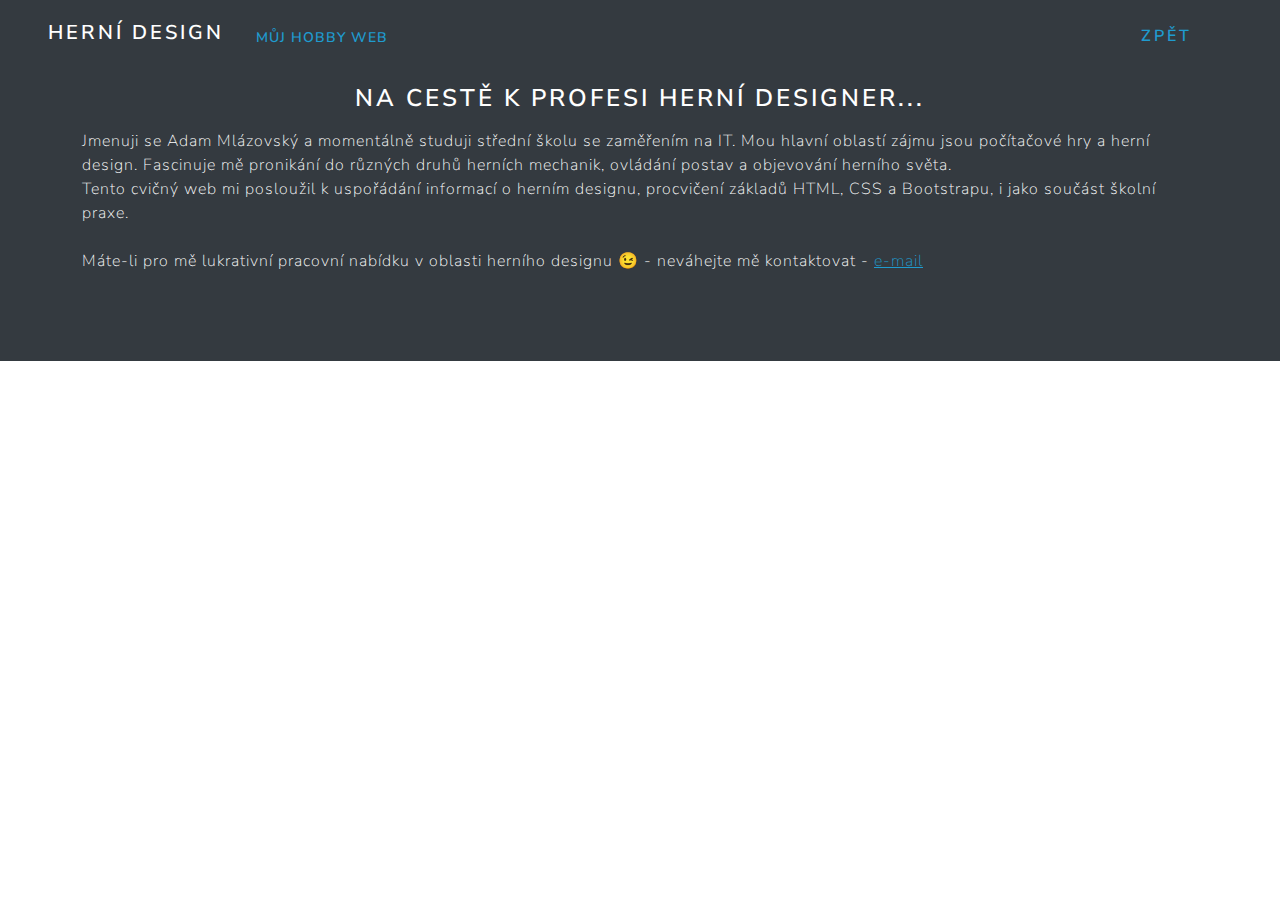
<file: O_mne.html>
<!DOCTYPE html>
<html lang="cs-cz">

<head>
  <meta charset="UTF-8" />
  <meta http-equiv="X-UA-Compatible" content="IE=edge" />
  <meta name="viewport" content="width=device-width, initial-scale=1.0" />
  <meta name="description" content="Hobby web pro herní design: rozcestník, články, informace" />
  <meta name="author" content="Adam Mlázovský" />

  <link href="https://cdn.jsdelivr.net/npm/bootstrap@5.2.0-beta1/dist/css/bootstrap.min.css" rel="stylesheet"
    integrity="sha384-0evHe/X+R7YkIZDRvuzKMRqM+OrBnVFBL6DOitfPri4tjfHxaWutUpFmBp4vmVor" crossorigin="anonymous" />
  <link rel="stylesheet" href="https://cdn.jsdelivr.net/npm/bootstrap-icons@1.3.0/font/bootstrap-icons.css">
  <link rel="stylesheet" href="css/bootstrap.min.css" />
  <link rel="stylesheet" href="css/style.css" />
  <link rel="shortcut icon" href="img/favicon.ico" type="image/x-icon" />

  <title>O mně</title>
</head>

<body>
  <!-- Navigace -->
  <nav class="navbar navbar-expand-lg bg-dark navbar-dark px-5 pt-3 pb-1 fixed-top">
    <a href="index.html" class="navbar-brand h4">Herní design </a><span class="text-info"> můj hobby web</span>

    <ul class="navbar-nav ms-auto h5">
      <li class="nav-item">
        <a href="index.html" class="nav-link text-info">ZPĚT</a>
      </li>
    </ul>
  </nav>


  <section id="clanky" class="p-4 bg-dark">
    <div class="container">
      <h3 class="text-center text-white mb-3">Na cestě k profesi herní designer...</h3>
      <p class="text-white">
        Jmenuji se Adam Mlázovský a momentálně studuji střední školu se zaměřením na IT. Mou hlavní oblastí zájmu jsou
        počítačové hry a herní design. Fascinuje mě pronikání do různých druhů herních mechanik, ovládání postav a
        objevování herního světa.<br>
        Tento cvičný web mi posloužil k uspořádání informací o herním designu, procvičení základů HTML, CSS a Bootstrapu,
        i jako součást školní praxe.<br>
        <br>
        Máte-li pro mě lukrativní pracovní nabídku v oblasti herního designu 😉 - neváhejte mě kontaktovat - <a
          href="mailto:ada.m01@seznam.cz" class="text-info">e-mail</a> 
      </p>
      <br>  
      <br>
    </div>
  </section>

  <script src="https://cdn.jsdelivr.net/npm/bootstrap@5.0.1/dist/js/bootstrap.bundle.min.js"
    integrity="sha384-gtEjrD/SeCtmISkJkNUaaKMoLD0//ElJ19smozuHV6z3Iehds+3Ulb9Bn9Plx0x4"
    crossorigin="anonymous"></script>

</body>

</html>
</file>
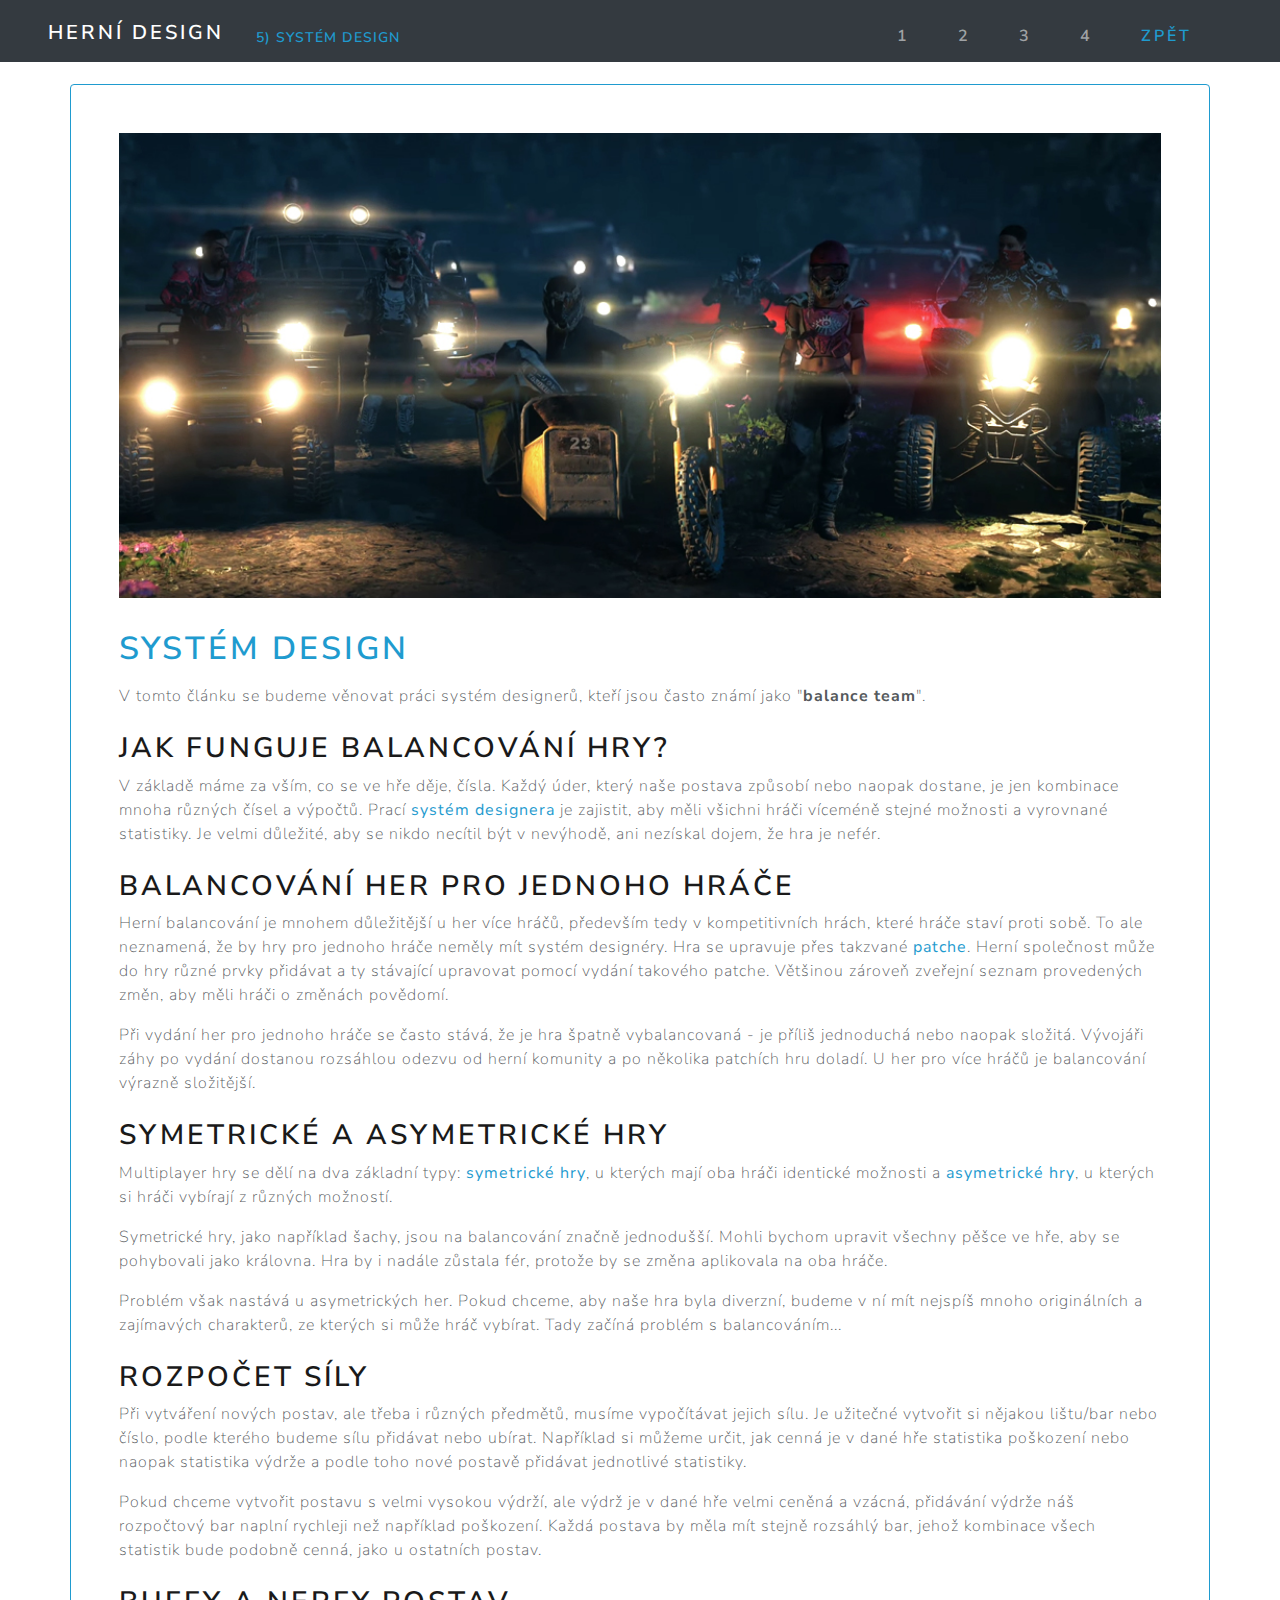
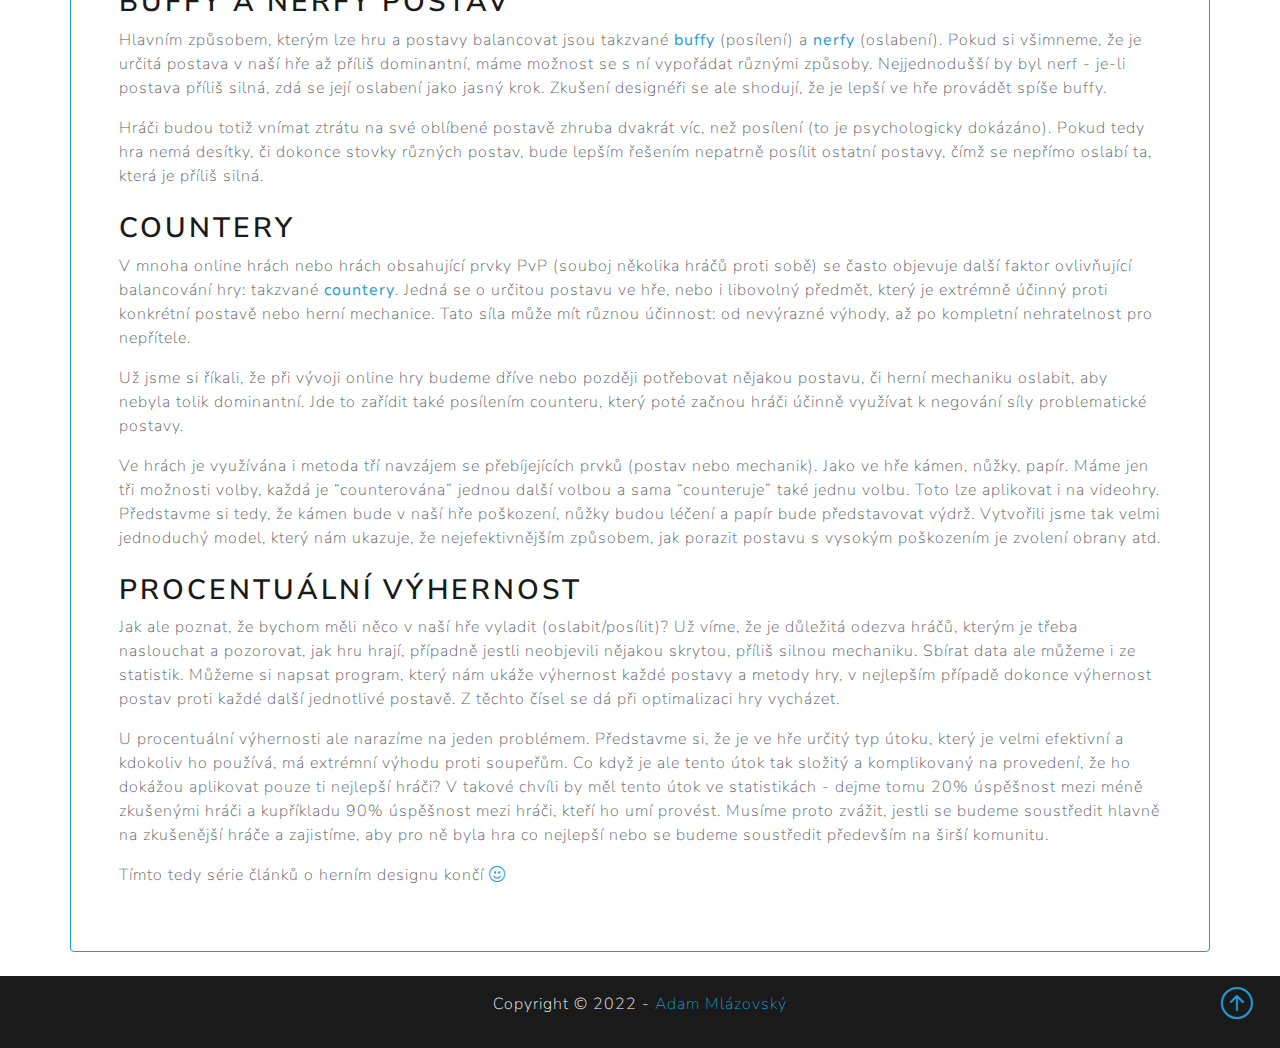
<file: System_design_5.html>
<!DOCTYPE html>
<html lang="cs-cz">

<head>
  <meta charset="UTF-8" />
  <meta http-equiv="X-UA-Compatible" content="IE=edge" />
  <meta name="viewport" content="width=device-width, initial-scale=1.0" />
  <meta name="description" content="Hobby web pro herní design: článek 1 - Game Design úvod" />
  <meta name="author" content="Adam Mlázovský" />
  <link href="https://cdn.jsdelivr.net/npm/bootstrap@5.2.0-beta1/dist/css/bootstrap.min.css" rel="stylesheet"
    integrity="sha384-0evHe/X+R7YkIZDRvuzKMRqM+OrBnVFBL6DOitfPri4tjfHxaWutUpFmBp4vmVor" crossorigin="anonymous" />
  <link rel="stylesheet" href="https://cdn.jsdelivr.net/npm/bootstrap-icons@1.3.0/font/bootstrap-icons.css">
  <link rel="stylesheet" href="css/bootstrap.min.css" />
  <link rel="stylesheet" href="css/style.css" />
  <link rel="shortcut icon" href="img/favicon.ico" type="image/x-icon" />

  <title>Systém design</title>
</head>

<body>
  <!-- Navigace -->

  <nav class="navbar navbar-expand-lg bg-dark navbar-dark px-5 pt-3 pb-1 fixed-top">
    <a href="index.html" class="navbar-brand h4">Herní design </a><span class="text-info"> 5) Systém design</span>

    <button class="navbar-toggler" type="button" data-bs-toggle="collapse" data-bs-target="#navmenu">
      <span class="navbar-toggler-icon"></span>
    </button>

    <div class="collapse navbar-collapse" id="navmenu">
      <ul class="navbar-nav ms-auto h5">
        <li class="nav-item">
          <a href="uvod_1.html" class="nav-link">1</a>
        </li>
        <li class="nav-item">
          <a href="level_design_2.html" class="nav-link">2</a>
        </li>
        <li class="nav-item">
          <a href="UI_design_3.html" class="nav-link">3</a>
        </li>
        <li class="nav-item">
          <a href="Design_nepratel_4.html" class="nav-link">4</a>
        </li>
        <li class="nav-item">
          <a href="index.html" class="nav-link text-info">ZPĚT</a>
        </li>
      </ul>
    </div>
  </nav>


  <!--Článek-->
  <section class="p-4">

    <div class="container border border-info p-5 rounded">

      <img src="img/5.jpg" class="img_clanky">
      <h1 class="text-info mb-3">Systém design</h1>
      <p>
        V tomto článku se budeme věnovat práci systém designerů, kteří jsou často známí jako "<strong
          class="fw-bold">balance team</strong>".
      </p>
      <h2 class="mt-4 mb-2">Jak funguje balancování hry?</h2>
      <p>
        V základě máme za vším, co se ve hře děje, čísla. Každý úder, který naše postava způsobí nebo naopak dostane, je
        jen kombinace mnoha různých čísel a výpočtů. Prací <strong class="text-info">systém designera</strong> je
        zajistit, aby měli všichni hráči víceméně stejné možnosti a vyrovnané statistiky. Je velmi důležité, aby se
        nikdo necítil být v nevýhodě, ani nezískal dojem, že hra je nefér.
      </p>
      <h2 class="mt-4 mb-2">Balancování her pro jednoho hráče</h2>
      <p>
        Herní balancování je mnohem důležitější u her více hráčů, především tedy v kompetitivních hrách, které hráče
        staví proti sobě. To ale neznamená, že by hry pro jednoho hráče neměly mít systém designéry. Hra se upravuje
        přes takzvané <strong class="text-info">patche</strong>. Herní společnost může do hry různé prvky přidávat a ty
        stávající upravovat pomocí vydání takového patche. Většinou zároveň zveřejní seznam provedených změn, aby měli
        hráči o změnách povědomí.
      </p>
      <p>
        Při vydání her pro jednoho hráče se často stává, že je hra špatně vybalancovaná - je příliš jednoduchá nebo
        naopak složitá. Vývojáři záhy po vydání dostanou rozsáhlou odezvu od herní komunity a po několika patchích
        hru doladí. U her pro více hráčů je balancování výrazně složitější.
      </p>
      <h2 class="mt-4 mb-2">Symetrické a asymetrické hry</h2>
      <p>
        Multiplayer hry se dělí na dva základní typy: <strong class="text-info">symetrické hry</strong>, u kterých mají
        oba hráči identické možnosti a <strong class="text-info">asymetrické hry</strong>, u kterých si hráči vybírají
        z různých možností.
      </p>
      <p>
        Symetrické hry, jako například šachy, jsou na balancování značně jednodušší. Mohli bychom upravit všechny
        pěšce ve hře, aby se pohybovali jako královna. Hra by i nadále zůstala fér, protože by se změna aplikovala na
        oba hráče.
      </p>
      <p>
        Problém však nastává u asymetrických her. Pokud chceme, aby naše hra byla diverzní, budeme v ní mít nejspíš
        mnoho originálních a zajímavých charakterů, ze kterých si může hráč vybírat. Tady začíná problém s
        balancováním...
      </p>
      <h2 class="mt-4 mb-2">Rozpočet síly</h2>
      <p>
        Při vytváření nových postav, ale třeba i různých předmětů, musíme vypočítávat jejich sílu. Je užitečné
        vytvořit si nějakou lištu/bar nebo číslo, podle kterého budeme sílu přidávat nebo ubírat. Například si můžeme
        určit, jak cenná je v dané hře statistika poškození nebo naopak statistika výdrže a podle toho nové postavě
        přidávat jednotlivé statistiky.
      </p>
      <p>
        Pokud chceme vytvořit postavu s velmi vysokou výdrží, ale výdrž je v dané hře velmi ceněná a vzácná, přidávání
        výdrže náš rozpočtový bar naplní rychleji než například poškození. Každá postava by měla mít stejně rozsáhlý
        bar, jehož kombinace všech statistik bude podobně cenná, jako u ostatních postav.
      </p>
      <h2 class="mt-4 mb-2">Buffy a nerfy postav</h2>
      <p>
        Hlavním způsobem, kterým lze hru a postavy balancovat jsou takzvané <strong class="text-info">buffy</strong>
        (posílení) a <strong class="text-info">nerfy</strong> (oslabení). Pokud si všimneme, že je určitá postava v
        naší hře až příliš dominantní, máme možnost se s ní vypořádat různými způsoby. Nejjednodušší by byl nerf - je-li
        postava příliš silná, zdá se její oslabení jako jasný krok. Zkušení designéři se ale shodují, že je lepší ve hře
        provádět spíše buffy.
      </p>
      <p>
        Hráči budou totiž vnímat ztrátu na své oblíbené postavě zhruba dvakrát víc, než posílení
        (to je psychologicky dokázáno). Pokud tedy hra nemá desítky, či dokonce stovky různých postav, bude lepším
        řešením nepatrně posílit ostatní postavy, čímž se nepřímo oslabí ta, která je příliš silná.
      </p>
      <h2 class="mt-4 mb-2">Countery</h2>
      <p>
        V mnoha online hrách nebo hrách obsahující prvky PvP (souboj několika hráčů proti sobě) se často
        objevuje další faktor ovlivňující balancování hry: takzvané <strong class="text-info">countery</strong>.
        Jedná se o určitou postavu ve hře, nebo i libovolný předmět, který je extrémně účinný proti konkrétní postavě
        nebo herní mechanice. Tato síla může mít různou účinnost: od nevýrazné výhody, až po kompletní nehratelnost pro
        nepřítele.
      </p>
      <p>
        Už jsme si říkali, že při vývoji online hry budeme dříve nebo později potřebovat nějakou postavu,
        či herní mechaniku oslabit, aby nebyla tolik dominantní. Jde to zařídit také posílením counteru, který
        poté začnou hráči účinně využívat k negování síly problematické postavy.
      </p>
      <p>
        Ve hrách je využívána i metoda tří navzájem se přebíjejících prvků (postav nebo mechanik). Jako ve hře
        kámen, nůžky, papír. Máme jen tři možnosti volby, každá je “counterována” jednou další volbou a sama
        “counteruje” také jednu volbu. Toto lze aplikovat i na videohry. Představme si tedy, že kámen
        bude v naší hře poškození, nůžky budou léčení a papír bude představovat výdrž.
        Vytvořili jsme tak velmi jednoduchý model, který nám ukazuje, že nejefektivnějším způsobem, jak porazit postavu
        s vysokým poškozením je zvolení obrany atd.
      </p>
      <h2 class="mt-4 mb-2">Procentuální výhernost</h2>
      <p>
        Jak ale poznat, že bychom měli něco v naší hře vyladit (oslabit/posílit)? Už víme, že je důležitá odezva hráčů,
        kterým je třeba naslouchat a pozorovat, jak hru hrají, případně jestli neobjevili nějakou skrytou, příliš
        silnou mechaniku. Sbírat data ale můžeme i ze statistik. Můžeme si napsat program, který nám ukáže
        výhernost každé postavy a metody hry, v nejlepším případě dokonce výhernost postav proti každé
        další jednotlivé postavě. Z těchto čísel se dá při optimalizaci hry vycházet.
      </p>
      <p>
        U procentuální výhernosti ale narazíme na jeden problémem. Představme si, že je ve hře určitý typ
        útoku, který je velmi efektivní a kdokoliv ho používá, má extrémní výhodu proti soupeřům. Co když je ale
        tento útok tak složitý a komplikovaný na provedení, že ho dokážou aplikovat pouze ti nejlepší hráči? V takové
        chvíli by měl tento útok ve statistikách - dejme tomu 20% úspěšnost mezi méně zkušenými hráči a kupříkladu 90%
        úspěšnost mezi hráči, kteří ho umí provést. Musíme proto zvážit, jestli se budeme soustředit hlavně na
        zkušenější hráče a zajistíme, aby pro ně byla hra co nejlepší nebo se budeme soustředit především na širší
        komunitu.
      </p>     
      <p>
        Tímto tedy série článků o herním designu končí  <strong class="text-info"><i class="bi bi-emoji-smile"></i></strong>
      </p>
    </div>
  </section>

  <!-- Footer -->
  <footer class="p-3 bg-primary text-white text-center position-relative vertical-alignment-center">
    <div class="container pb-0">
      <p>Copyright &copy; 2022 - <a href="O_mne.html" class="text-info text-decoration-none">Adam
          Mlázovský</a></p>
    </div>
    <a href="#" class="position-absolute bottom-0 end-0 p-4">
      <i class="bi bi-arrow-up-circle h1 text-info"></i>
    </a>
  </footer>

  <script src="https://cdn.jsdelivr.net/npm/bootstrap@5.0.1/dist/js/bootstrap.bundle.min.js"
    integrity="sha384-gtEjrD/SeCtmISkJkNUaaKMoLD0//ElJ19smozuHV6z3Iehds+3Ulb9Bn9Plx0x4"
    crossorigin="anonymous"></script>

</body>

</html>
</file>
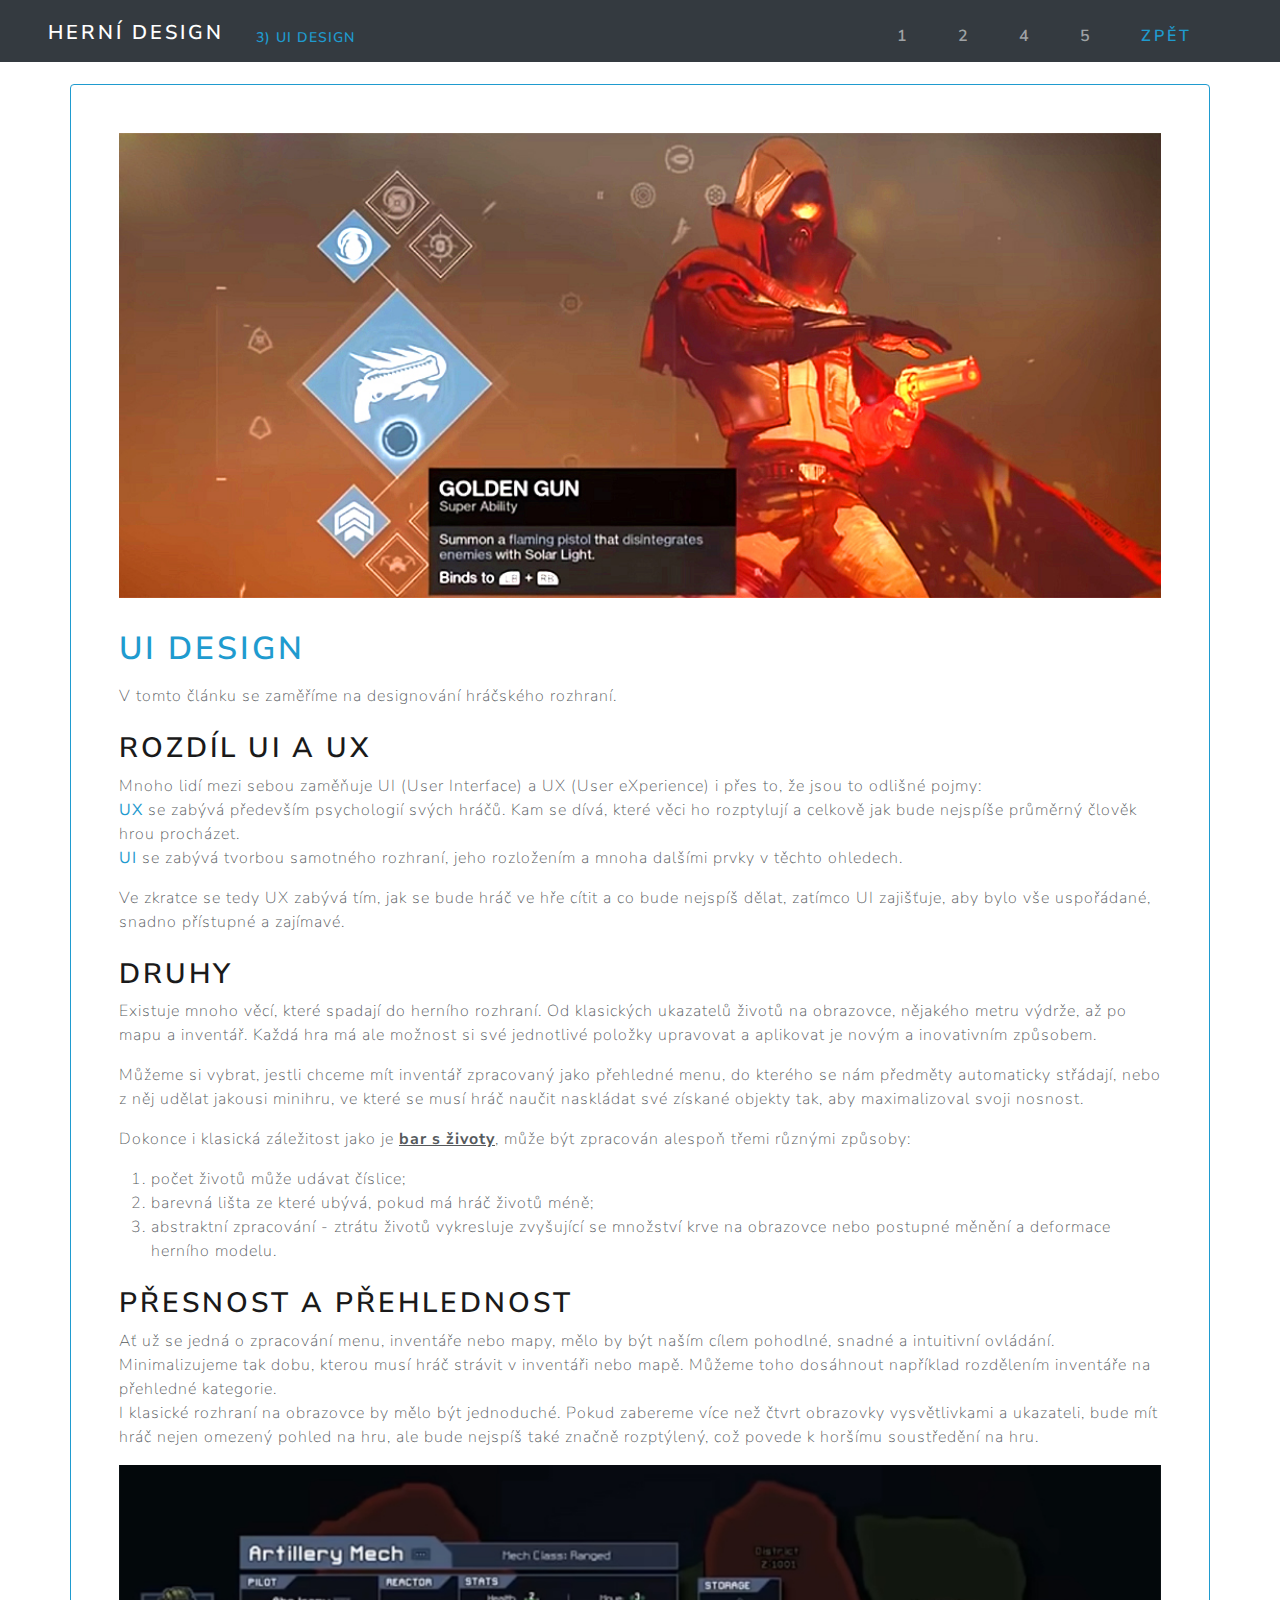
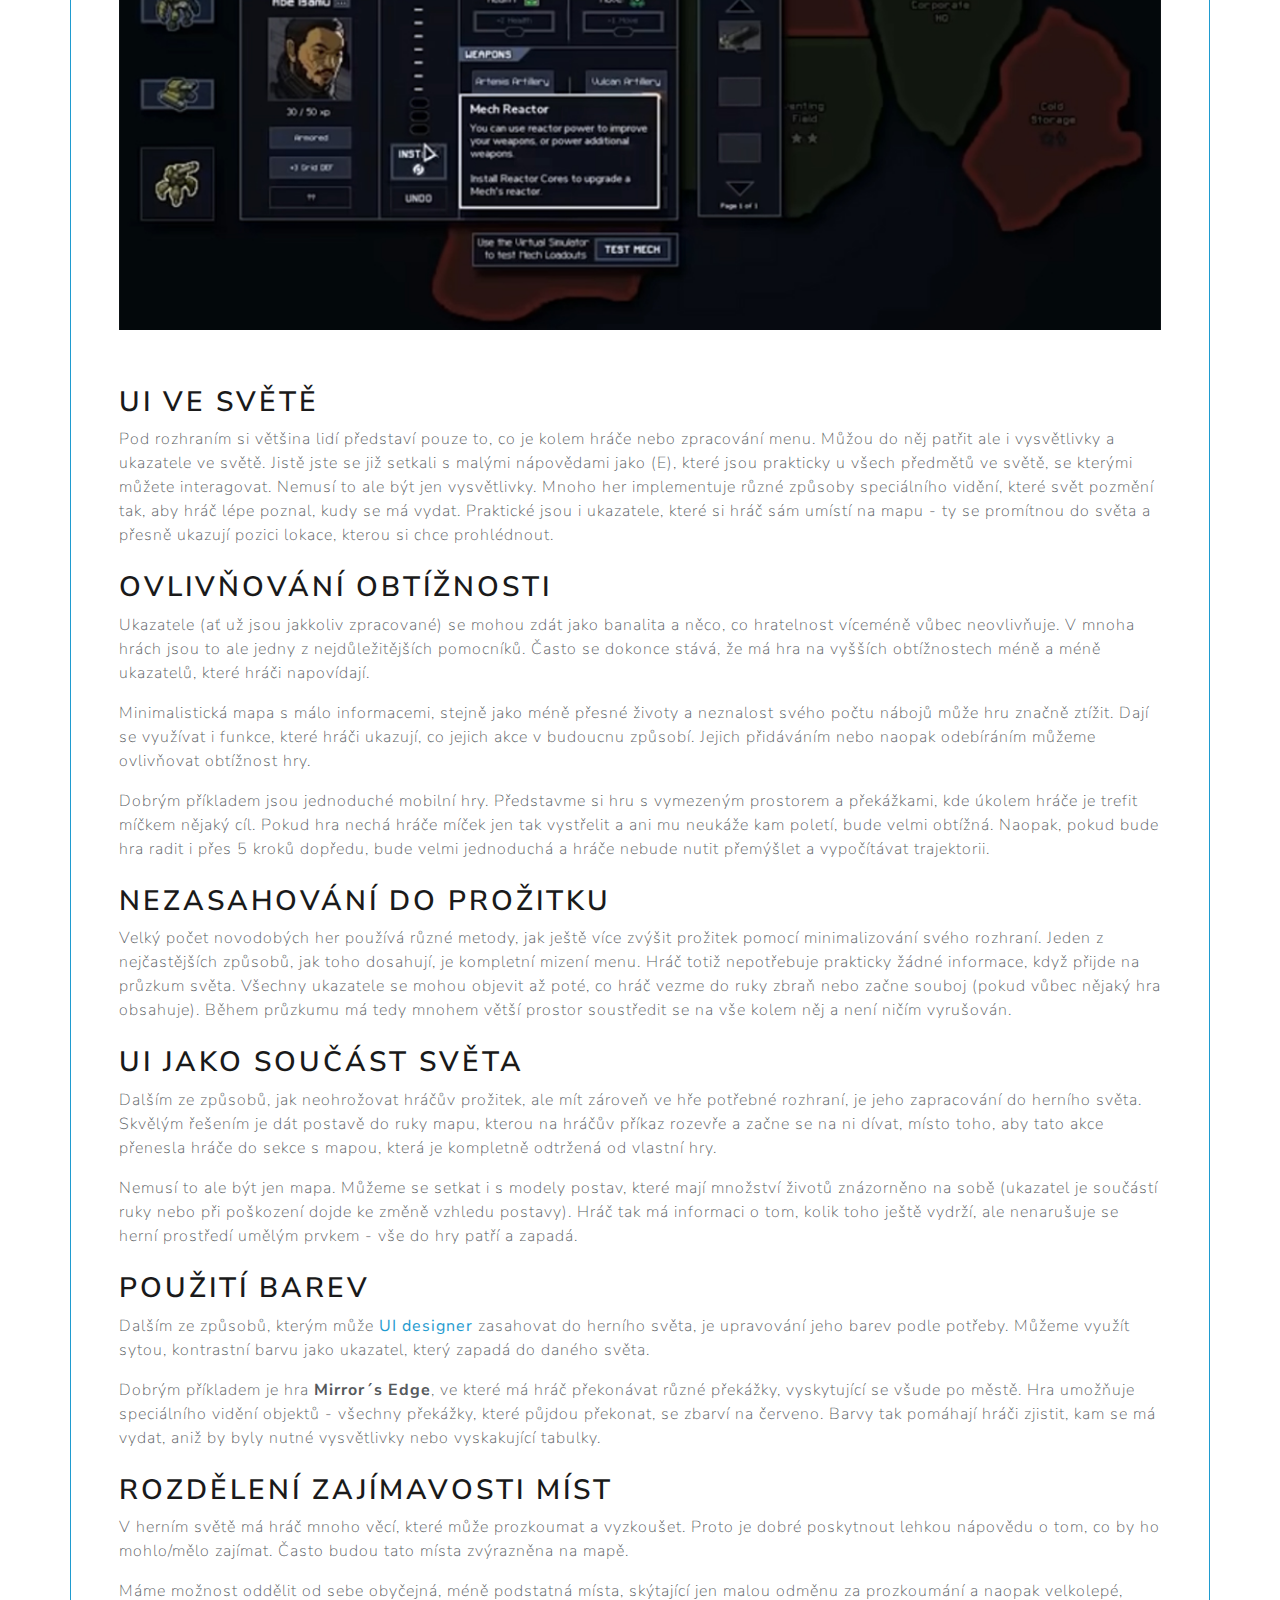
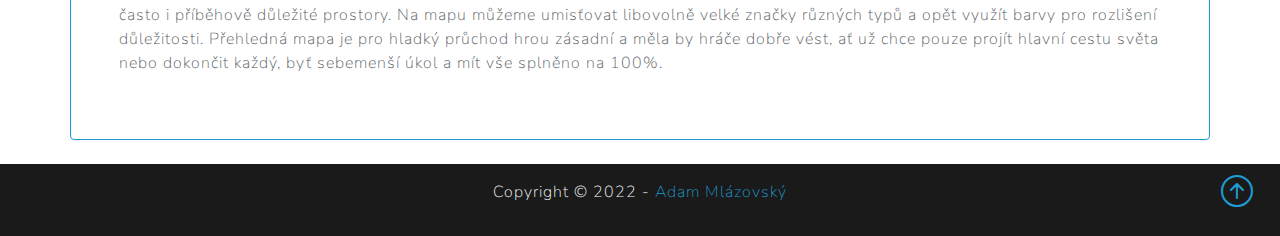
<file: UI_design_3.html>
<!DOCTYPE html>
<html lang="cs-cz">

<head>
  <meta charset="UTF-8" />
  <meta http-equiv="X-UA-Compatible" content="IE=edge" />
  <meta name="viewport" content="width=device-width, initial-scale=1.0" />
  <meta name="description" content="Hobby web pro herní design: článek 1 - Game Design úvod" />
  <meta name="author" content="Adam Mlázovský" />
  <link href="https://cdn.jsdelivr.net/npm/bootstrap@5.2.0-beta1/dist/css/bootstrap.min.css" rel="stylesheet"
    integrity="sha384-0evHe/X+R7YkIZDRvuzKMRqM+OrBnVFBL6DOitfPri4tjfHxaWutUpFmBp4vmVor" crossorigin="anonymous" />
  <link rel="stylesheet" href="https://cdn.jsdelivr.net/npm/bootstrap-icons@1.3.0/font/bootstrap-icons.css">
  <link rel="stylesheet" href="css/bootstrap.min.css" />
  <link rel="stylesheet" href="css/style.css" />
  <link rel="shortcut icon" href="img/favicon.ico" type="image/x-icon" />

  <title>UI design</title>
</head>

<body>
  <!-- Navigace -->
  <nav class="navbar navbar-expand-lg bg-dark navbar-dark px-5 pt-3 pb-1 fixed-top">
    <a href="index.html" class="navbar-brand h4">Herní design </a><span class="text-info"> 3) UI design</span>

    <button class="navbar-toggler" type="button" data-bs-toggle="collapse" data-bs-target="#navmenu">
      <span class="navbar-toggler-icon"></span>
    </button>

    <div class="collapse navbar-collapse" id="navmenu">
      <ul class="navbar-nav ms-auto h5">
        <li class="nav-item">
          <a href="uvod_1.html" class="nav-link">1</a>
        </li>
        <li class="nav-item">
          <a href="level_design_2.html" class="nav-link">2</a>
        </li>
        <li class="nav-item">
          <a href="Design_nepratel_4.html" class="nav-link">4</a>
        </li>
        <li class="nav-item">
          <a href="System_design_5.html" class="nav-link">5</a>
        </li>
        <li class="nav-item">
          <a href="index.html" class="nav-link text-info">ZPĚT</a>
        </li>
      </ul>
    </div>
  </nav>

  <!--Článek-->
  <section class="p-4">

    <div class="container border border-info p-5 rounded">

      <img src="img/3.jpg" class="img_clanky">
      <h1 class="text-info mb-3">UI design</h1>
      <p>
        V tomto článku se zaměříme na designování hráčského rozhraní.
      </p>
      <h2 class="mt-4 mb-2">Rozdíl UI a UX</h2>
      <p>
        Mnoho lidí mezi sebou zaměňuje UI (User Interface) a UX (User eXperience) i přes to, že jsou to odlišné pojmy:
        <br>
        <strong class="text-info">UX</strong> se zabývá především psychologií svých hráčů. Kam se dívá, které věci ho
        rozptylují a celkově jak bude nejspíše průměrný člověk hrou procházet. <br>
        <strong class="text-info">UI</strong> se zabývá tvorbou samotného rozhraní, jeho rozložením a mnoha dalšími
        prvky v těchto ohledech.
      </p>
      <p>
        Ve zkratce se tedy UX zabývá tím, jak se bude hráč ve hře cítit a co bude nejspíš dělat, zatímco UI zajišťuje,
        aby bylo vše uspořádané, snadno přístupné a zajímavé.
      </p>
      <h2 class="mt-4 mb-2">Druhy</h2>
      <p>
        Existuje mnoho věcí, které spadají do herního rozhraní. Od klasických ukazatelů životů na obrazovce,
        nějakého metru výdrže, až po mapu a inventář. Každá hra má ale možnost si své jednotlivé položky upravovat a
        aplikovat je novým a inovativním způsobem.
      </p>
      <p>
        Můžeme si vybrat, jestli chceme mít inventář zpracovaný jako přehledné menu, do kterého se nám předměty
        automaticky střádají, nebo z něj udělat jakousi minihru, ve které se musí hráč naučit naskládat své získané
        objekty tak, aby maximalizoval svoji nosnost.
      </p>
      <p>
        Dokonce i klasická záležitost jako je <u class="fw-bold">bar s životy</u>, může být zpracován alespoň třemi
        různými způsoby:
      <ol>
        <li>počet životů může udávat číslice;</li>
        <li>barevná lišta ze které ubývá, pokud má hráč životů méně;</li>
        <li>abstraktní zpracování - ztrátu životů vykresluje zvyšující se množství krve na obrazovce nebo postupné
          měnění a deformace
          herního modelu.</li>
      </ol>
      </p>
      <h2 class="mt-4 mb-2">Přesnost a přehlednost</h2>
      <p>
        Ať už se jedná o zpracování menu, inventáře nebo mapy, mělo by být naším cílem pohodlné, snadné a intuitivní
        ovládání. Minimalizujeme tak dobu, kterou musí hráč strávit v inventáři nebo mapě. Můžeme toho dosáhnout
        například rozdělením inventáře na přehledné kategorie. <br>
        I klasické rozhraní na obrazovce by mělo být jednoduché.
        Pokud zabereme více než čtvrt obrazovky vysvětlivkami a ukazateli, bude mít hráč nejen omezený pohled na
        hru, ale bude nejspíš také značně rozptýlený, což povede k horšímu soustředění na hru.
      </p>
      <img src="img/X.jpg" class="img_clanky">
      <h2 class="mt-4 mb-2">UI ve světě</h2>
      <p>
        Pod rozhraním si většina lidí představí pouze to, co je kolem hráče nebo zpracování menu. Můžou do něj patřit
        ale i vysvětlivky a ukazatele ve světě. Jistě jste se již setkali s malými nápovědami jako (E), které
        jsou prakticky u všech předmětů ve světě, se kterými můžete interagovat. Nemusí to ale být jen vysvětlivky.
        Mnoho her implementuje různé způsoby speciálního vidění, které svět pozmění tak, aby hráč lépe
        poznal, kudy se má vydat. Praktické jsou i ukazatele, které si hráč sám umístí na mapu - ty
        se promítnou do světa a přesně ukazují pozici lokace, kterou si chce prohlédnout.
      </p>
      <h2 class="mt-4 mb-2">Ovlivňování obtížnosti</h2>
      <p>
        Ukazatele (ať už jsou jakkoliv zpracované) se mohou zdát jako banalita a něco, co hratelnost víceméně vůbec
        neovlivňuje. V mnoha hrách
        jsou to ale jedny z nejdůležitějších pomocníků. Často se dokonce stává, že má hra na vyšších obtížnostech méně a
        méně ukazatelů, které hráči napovídají.</p>
      <p>Minimalistická mapa s málo informacemi, stejně jako méně přesné životy a neznalost svého počtu nábojů může hru
        značně ztížit. Dají se využívat i funkce, které hráči ukazují, co jejich akce
        v budoucnu způsobí. Jejich přidáváním nebo naopak odebíráním můžeme ovlivňovat obtížnost hry.</p>
      <p>Dobrým příkladem jsou jednoduché mobilní hry. Představme si hru s vymezeným prostorem a překážkami, kde úkolem
        hráče je trefit míčkem nějaký cíl. Pokud hra nechá hráče míček jen tak vystřelit a ani mu neukáže
        kam poletí, bude velmi obtížná. Naopak, pokud bude hra radit i přes 5 kroků dopředu, bude velmi jednoduchá a
        hráče nebude nutit přemýšlet a vypočítávat trajektorii.
      </p>
      <h2 class="mt-4 mb-2">Nezasahování do prožitku</h2>
      <p>
        Velký počet novodobých her používá různé metody, jak ještě více zvýšit prožitek pomocí minimalizování svého
        rozhraní. Jeden z nejčastějších způsobů, jak toho dosahují, je kompletní mizení menu. Hráč totiž nepotřebuje
        prakticky žádné informace, když přijde na průzkum světa. Všechny ukazatele se mohou objevit až poté, co hráč
        vezme do ruky zbraň nebo začne souboj (pokud vůbec nějaký hra obsahuje). Během průzkumu má tedy mnohem větší
        prostor soustředit se na vše kolem něj a není ničím vyrušován.
      </p>
      <h2 class="mt-4 mb-2">UI jako součást světa</h2>
      <p>
        Dalším ze způsobů, jak neohrožovat hráčův prožitek, ale mít zároveň ve hře potřebné rozhraní, je jeho
        zapracování do herního světa. Skvělým řešením je dát postavě do ruky mapu, kterou na hráčův
        příkaz rozevře a začne se na ni dívat, místo toho, aby tato akce přenesla hráče do sekce s mapou, která je
        kompletně odtržená od vlastní hry.
      </p>
      <p>
        Nemusí to ale být jen mapa. Můžeme se setkat i s modely postav, které mají množství životů znázorněno na sobě
        (ukazatel je součástí ruky nebo při poškození dojde ke změně vzhledu postavy). Hráč tak má informaci o tom,
        kolik toho ještě vydrží, ale nenarušuje se herní prostředí umělým prvkem - vše do hry patří a zapadá.
      </p>
      <h2 class="mt-4 mb-2">Použití barev</h2>
      <p>
        Dalším ze způsobů, kterým může <strong class="text-info">UI designer</strong> zasahovat do herního světa, je
        upravování jeho barev podle potřeby. Můžeme využít sytou, kontrastní barvu jako ukazatel, který zapadá do
        daného světa.
      </p>
      <p>
        Dobrým příkladem je hra <strong class="fw-bold">Mirror´s Edge</strong>, ve které má hráč překonávat různé překážky, vyskytující
        se všude po městě. Hra umožňuje speciálního vidění objektů - všechny překážky, které půjdou překonat, se zbarví
        na červeno. Barvy tak pomáhají hráči zjistit, kam se má vydat, aniž by byly nutné vysvětlivky nebo vyskakující
        tabulky.
      </p>
      <h2 class="mt-4 mb-2">Rozdělení zajímavosti míst</h2>
      <p>
        V herním světě má hráč mnoho věcí, které může prozkoumat a vyzkoušet. Proto je dobré poskytnout lehkou nápovědu
        o tom, co by ho mohlo/mělo zajímat. Často budou tato místa zvýrazněna na mapě.
      </p>
      <p>
        Máme možnost oddělit od sebe obyčejná, méně podstatná místa, skýtající jen malou odměnu za prozkoumání a naopak
        velkolepé, často i příběhově důležité prostory. Na mapu můžeme umisťovat libovolně velké značky různých typů a
        opět využít barvy pro rozlišení důležitosti. Přehledná mapa je pro hladký průchod hrou zásadní a měla by hráče
        dobře vést, ať už chce pouze projít hlavní cestu světa nebo dokončit každý, byť sebemenší úkol a mít vše splněno
        na 100%.
      </p>
    </div>
  </section>

  <!-- Footer -->
  <footer class="p-3 bg-primary text-white text-center position-relative vertical-alignment-center">
    <div class="container pb-0">
      <p>Copyright &copy; 2022 - <a href="O_mne.html" class="text-info text-decoration-none">Adam
          Mlázovský</a></p>
    </div>
    <a href="#" class="position-absolute bottom-0 end-0 p-4">
      <i class="bi bi-arrow-up-circle h1 text-info"></i>
    </a>
  </footer>

  <script src="https://cdn.jsdelivr.net/npm/bootstrap@5.0.1/dist/js/bootstrap.bundle.min.js"
    integrity="sha384-gtEjrD/SeCtmISkJkNUaaKMoLD0//ElJ19smozuHV6z3Iehds+3Ulb9Bn9Plx0x4" crossorigin="anonymous">
    </script>

</body>

</html>
</file>
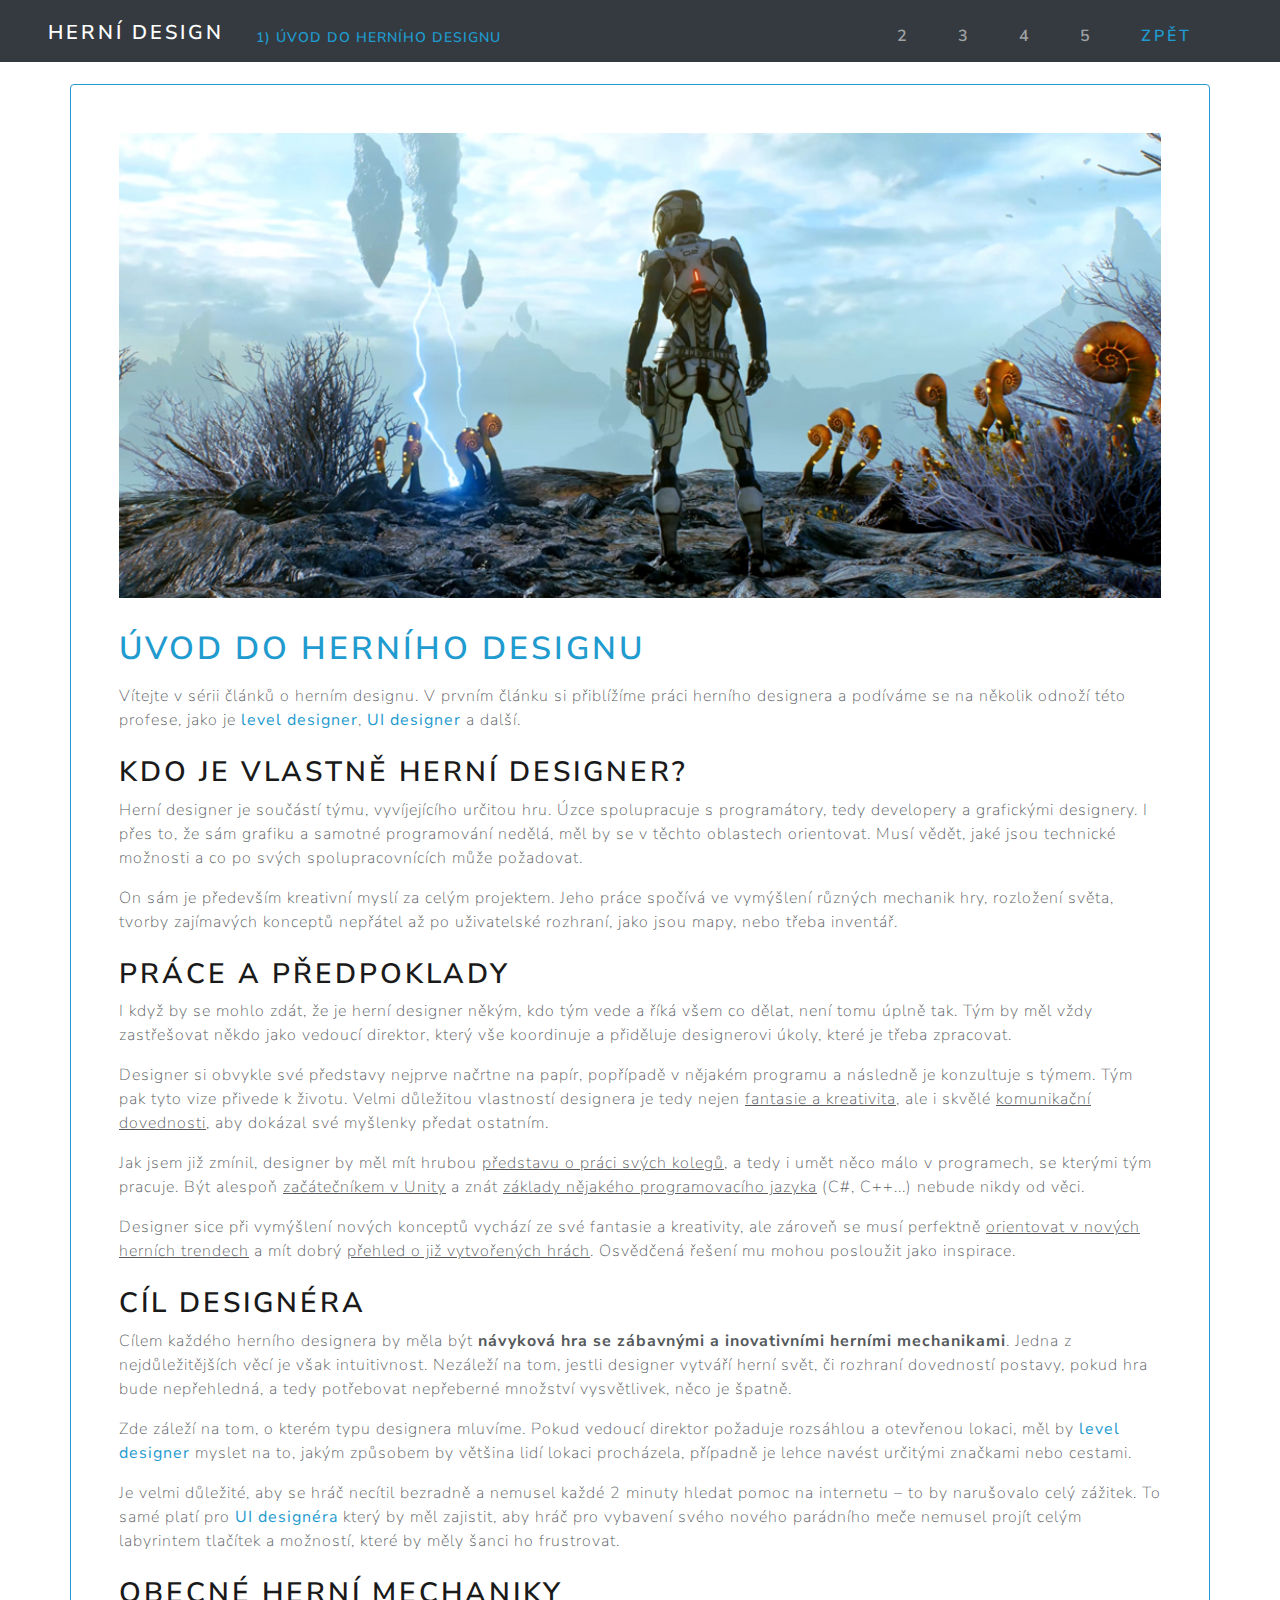
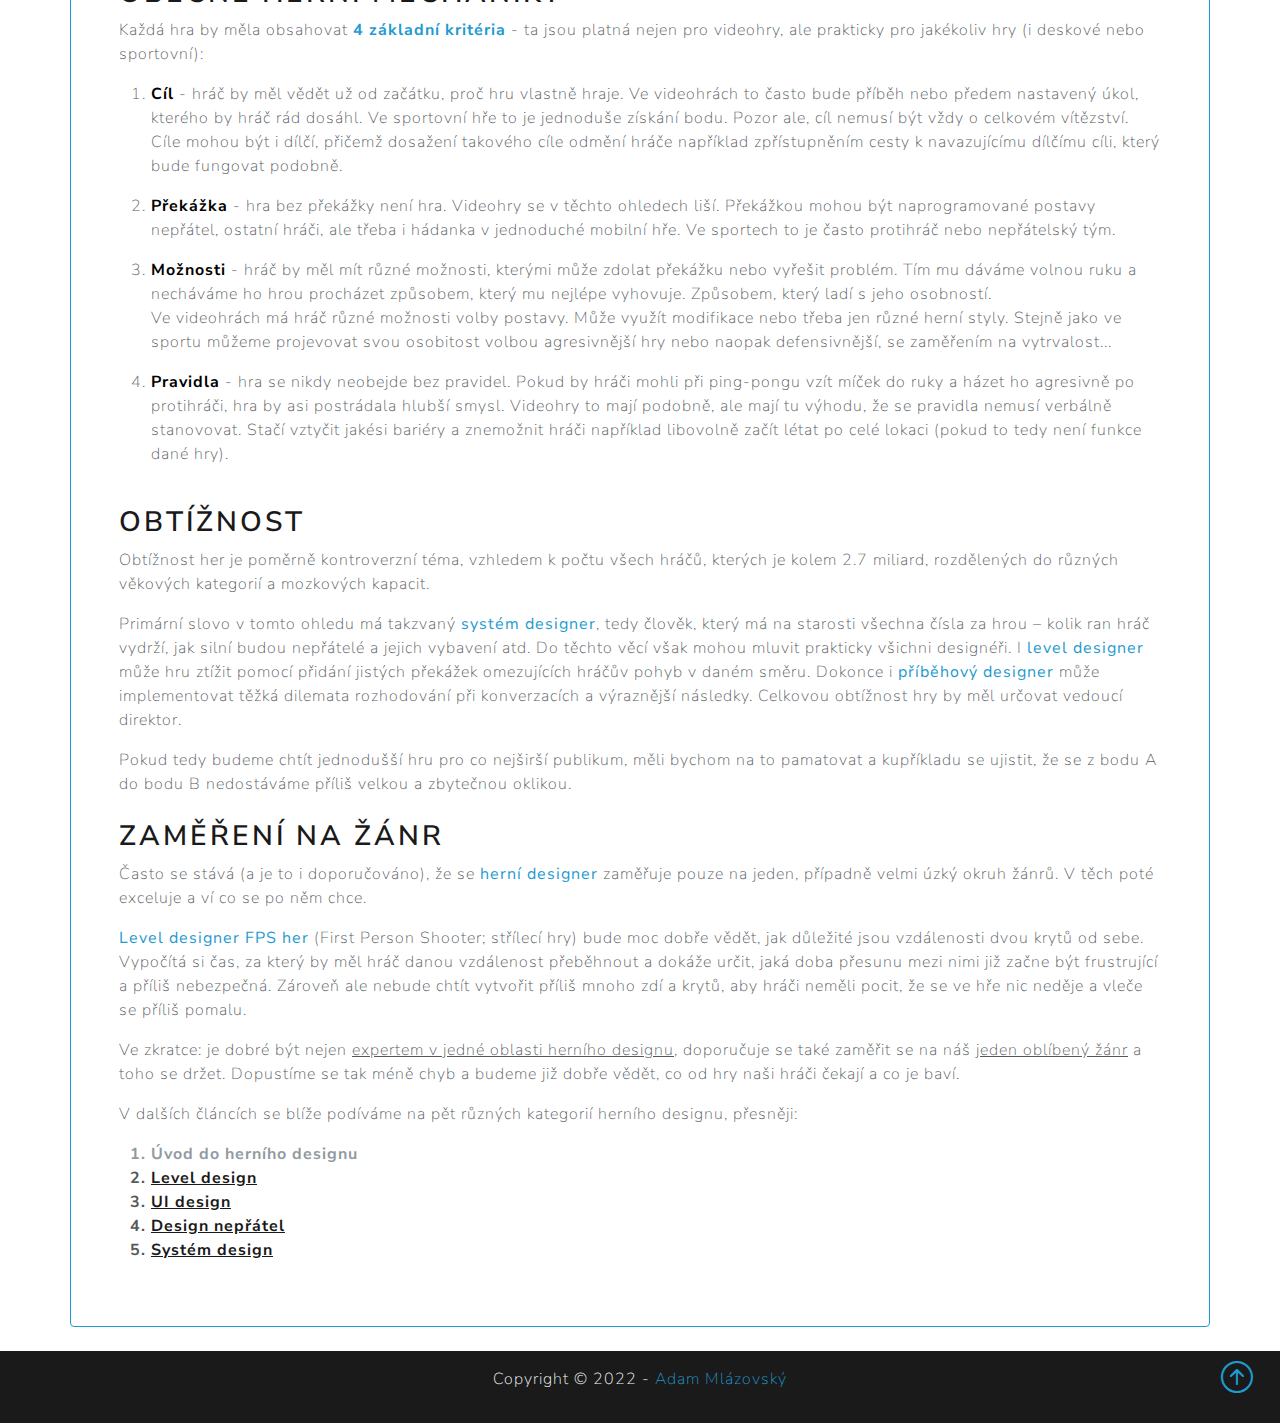
<file: uvod_1.html>
<!DOCTYPE html>
<html lang="cs-cz">

<head>
  <meta charset="UTF-8" />
  <meta http-equiv="X-UA-Compatible" content="IE=edge" />
  <meta name="viewport" content="width=device-width, initial-scale=1.0" />
  <meta name="description" content="Hobby web pro herní design: článek 1 - Game Design úvod" />
  <meta name="author" content="Adam Mlázovský" />
  <link href="https://cdn.jsdelivr.net/npm/bootstrap@5.2.0-beta1/dist/css/bootstrap.min.css" rel="stylesheet"
    integrity="sha384-0evHe/X+R7YkIZDRvuzKMRqM+OrBnVFBL6DOitfPri4tjfHxaWutUpFmBp4vmVor" crossorigin="anonymous" />
  <link rel="stylesheet" href="https://cdn.jsdelivr.net/npm/bootstrap-icons@1.3.0/font/bootstrap-icons.css">
  <link rel="stylesheet" href="css/bootstrap.min.css" />
  <link rel="stylesheet" href="css/style.css" />
  <link rel="shortcut icon" href="img/favicon.ico" type="image/x-icon" />

  <title>Úvod do HERNÍHO DESIGNU</title>
</head>

<body>
  <!-- Navigace -->

  <nav class="navbar navbar-expand-lg bg-dark navbar-dark px-5 pt-3 pb-1 fixed-top">
    <a href="index.html" class="navbar-brand h4">Herní design </a><span class="text-info">1) Úvod do HERNÍHO
      DESIGNU</span>

    <button class="navbar-toggler" type="button" data-bs-toggle="collapse" data-bs-target="#navmenu">
      <span class="navbar-toggler-icon"></span>
    </button>

    <div class="collapse navbar-collapse" id="navmenu">
      <ul class="navbar-nav ms-auto h5">
        <li class="nav-item">
          <a href="level_design_2.html" class="nav-link">2</a>
        </li>
        <li class="nav-item">
          <a href="UI_design_3.html" class="nav-link">3</a>
        </li>
        <li class="nav-item">
          <a href="Design_nepratel_4.html" class="nav-link">4</a>
        </li>
        <li class="nav-item">
          <a href="System_design_5.html" class="nav-link">5</a>
        </li>
        <li class="nav-item">
          <a href="index.html" class="nav-link text-info">ZPĚT</a>
        </li>
      </ul>
    </div>

  </nav>


  <!--Článek-->
  <section class="p-4">

    <div class="container border border-info p-5 rounded">

      <img src="img/1.jpg" class="img_clanky">
      <h1 class="text-info mb-3">Úvod do herního designu</h1>
      <p>
        Vítejte v sérii článků o herním designu. V prvním článku si přiblížíme práci herního designera a podíváme
        se na několik odnoží této profese, jako je <strong class="text-info">level designer</strong>, <strong
          class="text-info">UI designer</strong> a další.
      </p>
      <h2 class="mt-4 mb-2">Kdo je vlastně herní designer?</h2>
      <p>
        Herní designer je součástí týmu, vyvíjejícího určitou hru. Úzce spolupracuje s programátory, tedy
        developery a grafickými designery. I přes to, že sám grafiku a samotné programování nedělá, měl by se v těchto
        oblastech orientovat. Musí vědět, jaké jsou technické možnosti a co po svých spolupracovnících může požadovat.
      </p>
      <p>
        On sám je především kreativní myslí za celým projektem. Jeho práce spočívá ve vymýšlení různých mechanik hry,
        rozložení světa, tvorby zajímavých konceptů nepřátel až po uživatelské rozhraní, jako jsou mapy, nebo třeba
        inventář.
      </p>
      <h2 class="mt-4 mb-2">Práce a předpoklady</h2>
      <p>
        I když by se mohlo zdát, že je herní designer někým, kdo tým vede a říká všem co dělat, není tomu úplně tak. Tým
        by měl vždy zastřešovat někdo jako vedoucí direktor, který vše koordinuje a přiděluje designerovi úkoly, které
        je třeba zpracovat.
      </p>
      <p>
        Designer si obvykle své představy nejprve načrtne na papír, popřípadě v nějakém
        programu a následně je konzultuje s týmem. Tým pak tyto vize přivede k životu. Velmi důležitou vlastností
        designera je tedy nejen <u>fantasie a kreativita</u>, ale i skvělé <u>komunikační dovednosti</u>, aby dokázal
        své myšlenky předat ostatním.
      </p>
      <p>
        Jak jsem již zmínil, designer by měl mít hrubou <u>představu o práci svých kolegů</u>, a tedy i umět něco málo v
        programech, se kterými tým pracuje. Být alespoň <u>začátečníkem v Unity</u> a znát <u>základy nějakého
          programovacího jazyka</u> (C#, C++...) nebude nikdy od věci.
      </p>
      <p>
        Designer sice při vymýšlení nových konceptů vychází ze své fantasie a kreativity, ale zároveň se musí perfektně
        <u>orientovat v nových herních trendech</u> a mít dobrý <u>přehled o již vytvořených hrách</u>. Osvědčená řešení
        mu mohou
        posloužit jako inspirace.
      </p>
      <h2 class="mt-4 mb-2">Cíl designéra</h2>
      <p>
        Cílem každého herního designera by měla být <span class="fw-bold">návyková hra se zábavnými a
          inovativními herními mechanikami</span>. Jedna z nejdůležitějších věcí je však intuitivnost. Nezáleží na
        tom, jestli designer vytváří herní svět, či rozhraní dovedností postavy, pokud hra bude nepřehledná, a tedy
        potřebovat nepřeberné množství vysvětlivek, něco je špatně.
      </p>
      <p>
        Zde záleží na tom, o kterém typu designera mluvíme. Pokud vedoucí direktor požaduje rozsáhlou a
        otevřenou lokaci, měl by <strong class="text-info">level designer</strong> myslet na to, jakým způsobem by
        většina lidí lokaci procházela, případně je lehce navést určitými značkami nebo cestami.
      </p>
      <p>
        Je velmi důležité, aby se hráč necítil bezradně a nemusel každé 2 minuty hledat pomoc na internetu – to by
        narušovalo celý zážitek. To samé platí pro <strong class="text-info">UI designéra</strong> který by měl
        zajistit, aby hráč pro vybavení svého nového parádního meče nemusel projít celým labyrintem tlačítek a možností,
        které by měly šanci ho frustrovat.
      </p>
      <h2 class="mt-4 mb-2">Obecné herní mechaniky</h2>
      <p>
        Každá hra by měla obsahovat <span class="fw-bold text-info">4
          základní kritéria</span> - ta jsou platná nejen pro
        videohry, ale prakticky pro jakékoliv hry (i deskové nebo sportovní):

      <ol>
        <li class="pb-3">
          <strong class="text-black fw-bold">Cíl</strong> - hráč by měl vědět už od začátku, proč hru vlastně hraje. Ve
          videohrách to často bude příběh nebo předem nastavený úkol, kterého by hráč rád dosáhl. Ve sportovní hře to
          je jednoduše získání bodu. Pozor ale, cíl nemusí být vždy o celkovém vítězství. Cíle mohou být i
          dílčí, přičemž dosažení takového cíle odmění hráče například zpřístupněním cesty k navazujícímu dílčímu cíli,
          který bude fungovat podobně.
        </li>
        <li class="pb-3">
          <strong class="text-black fw-bold">Překážka</strong> - hra bez překážky není hra. Videohry se v těchto
          ohledech liší. Překážkou mohou být naprogramované postavy nepřátel, ostatní hráči, ale třeba i hádanka v
          jednoduché mobilní hře. Ve sportech to je často protihráč nebo nepřátelský tým.
        </li>
        <li class="pb-3">
          <strong class="text-black fw-bold">Možnosti</strong> - hráč by měl mít různé možnosti, kterými může
          zdolat překážku nebo vyřešit problém. Tím mu dáváme volnou ruku a necháváme ho hrou procházet způsobem, který
          mu nejlépe vyhovuje. Způsobem, který ladí s jeho osobností.<br>
          Ve videohrách má hráč různé možnosti volby postavy. Může využít modifikace nebo třeba jen různé herní
          styly. Stejně jako ve sportu můžeme projevovat svou osobitost volbou agresivnější hry nebo naopak
          defensivnější, se zaměřením na vytrvalost...
        </li>
        <li class="pb-3">
          <strong class="text-black fw-bold">Pravidla</strong> - hra se nikdy neobejde bez pravidel. Pokud by hráči
          mohli při ping-pongu vzít míček do ruky a házet ho agresivně po protihráči, hra by asi postrádala hlubší
          smysl. Videohry to mají podobně, ale mají tu výhodu, že se pravidla nemusí verbálně stanovovat. Stačí vztyčit
          jakési bariéry a znemožnit hráči například libovolně začít létat po celé lokaci (pokud to tedy není funkce
          dané hry).
        </li>
      </ol>
      </p>

      <h2 class="mt-4 mb-2">Obtížnost</h2>
      <p>
        Obtížnost her je poměrně kontroverzní téma, vzhledem k počtu všech hráčů, kterých je kolem 2.7 miliard,
        rozdělených do různých věkových kategorií a mozkových kapacit.
      </p>
      <p>
        Primární slovo v tomto ohledu má takzvaný <strong class="text-info">systém designer</strong>, tedy člověk, který
        má na starosti všechna čísla za hrou – kolik ran hráč vydrží, jak silní budou nepřátelé a jejich vybavení atd.
        Do těchto věcí však mohou mluvit prakticky všichni designéři. I <strong class="text-info">level
          designer</strong>
        může hru ztížit pomocí přidání jistých překážek omezujících hráčův pohyb v daném směru. Dokonce i <strong
          class="text-info">příběhový designer </strong> může implementovat těžká dilemata rozhodování při konverzacích
        a výraznější následky. Celkovou obtížnost hry by měl určovat vedoucí direktor.
      </p>
      <p>
        Pokud tedy budeme chtít jednodušší hru pro co nejširší publikum, měli bychom na to pamatovat a kupříkladu se
        ujistit, že se z bodu A do bodu B nedostáváme příliš velkou a zbytečnou oklikou.
      </p>
      <h2 class="mt-4 mb-2">Zaměření na žánr</h2>
      <p>
        Často se stává (a je to i doporučováno), že se <strong class="text-info">herní designer</strong> zaměřuje pouze
        na jeden, případně velmi úzký okruh žánrů. V těch poté exceluje a ví co se po něm chce.
      </p>
      <p>
        <strong class="text-info">Level designer FPS her</strong> (First Person Shooter; střílecí
        hry) bude moc dobře vědět, jak důležité jsou vzdálenosti dvou krytů od sebe. Vypočítá si čas, za který by
        měl hráč danou vzdálenost přeběhnout a dokáže určit, jaká doba přesunu mezi nimi již začne být frustrující a
        příliš nebezpečná. Zároveň ale nebude chtít vytvořit příliš mnoho zdí a krytů, aby hráči neměli pocit, že se ve
        hře nic neděje a vleče se příliš pomalu.
      </p>
      <p>
        Ve zkratce: je dobré být nejen <u>expertem v jedné oblasti herního designu</u>, doporučuje se také zaměřit se na
        náš
        <u>jeden oblíbený žánr</u> a toho se držet. Dopustíme se tak méně chyb a budeme již dobře vědět, co od hry naši
        hráči
        čekají a co je baví.
      </p>
      <p>
        V dalších článcích se blíže podíváme na pět různých kategorií herního designu, přesněji:
      </p>
      <ol class="fw-bold">
        <li class="text-muted">
          Úvod do herního designu
        </li>
        <li>
          <a href="level_design_2.html" target="_blank">Level design</a>
        </li>
        <li>
          <a href="UI_design_3.html" target="_blank">UI design</a>
        </li>
        <li>
          <a href="Design_nepratel_4.html" target="_blank">Design nepřátel</a>
        </li>
        <li>
          <a href="System_design_5.html" target="_blank">Systém design</a>
        </li>
      </ol>





    </div>
  </section>

  <!-- Footer -->
  <footer class="p-3 bg-primary text-white text-center position-relative vertical-alignment-center">
    <div class="container pb-0">
      <p>Copyright &copy; 2022 - <a href="O_mne.html" class="text-info text-decoration-none">Adam
          Mlázovský</a></p>
    </div>
    <a href="#" class="position-absolute bottom-0 end-0 p-4">
      <i class="bi bi-arrow-up-circle h1 text-info"></i>
    </a>
  </footer>

  <script src="https://cdn.jsdelivr.net/npm/bootstrap@5.0.1/dist/js/bootstrap.bundle.min.js"
    integrity="sha384-gtEjrD/SeCtmISkJkNUaaKMoLD0//ElJ19smozuHV6z3Iehds+3Ulb9Bn9Plx0x4"
    crossorigin="anonymous"></script>

</body>

</html>
</file>
<file: css/style.css>
body::before {
  display: block;
  content: "";
  height: 60px;
}

@media (min-width: 768px) {
  .news-input {
    width: 50%;
  }
}

#ico_game {
  height: 15em;
  width: auto;
  margin-bottom: 2em;
}

@media (max-width: 768px) {
  #ico_game {
    display: none;
  }
}

.portret {
  border-radius: 10px;
  height: 15em;
  width: auto;
  margin-bottom: 1em;
  transition: 0.1s;
}

.img_clanky {
  width: 100%;
  height: auto;
  padding-bottom: 2em;
}

.portret:hover {
  cursor: grab;
  height: 17em;
  width: auto;
}

.mojebtn{
  box-shadow: 1px 1px 1px #1f9bcf;
}

.mojebtn:active{
  color: #1f9bcf;
}
</file>
